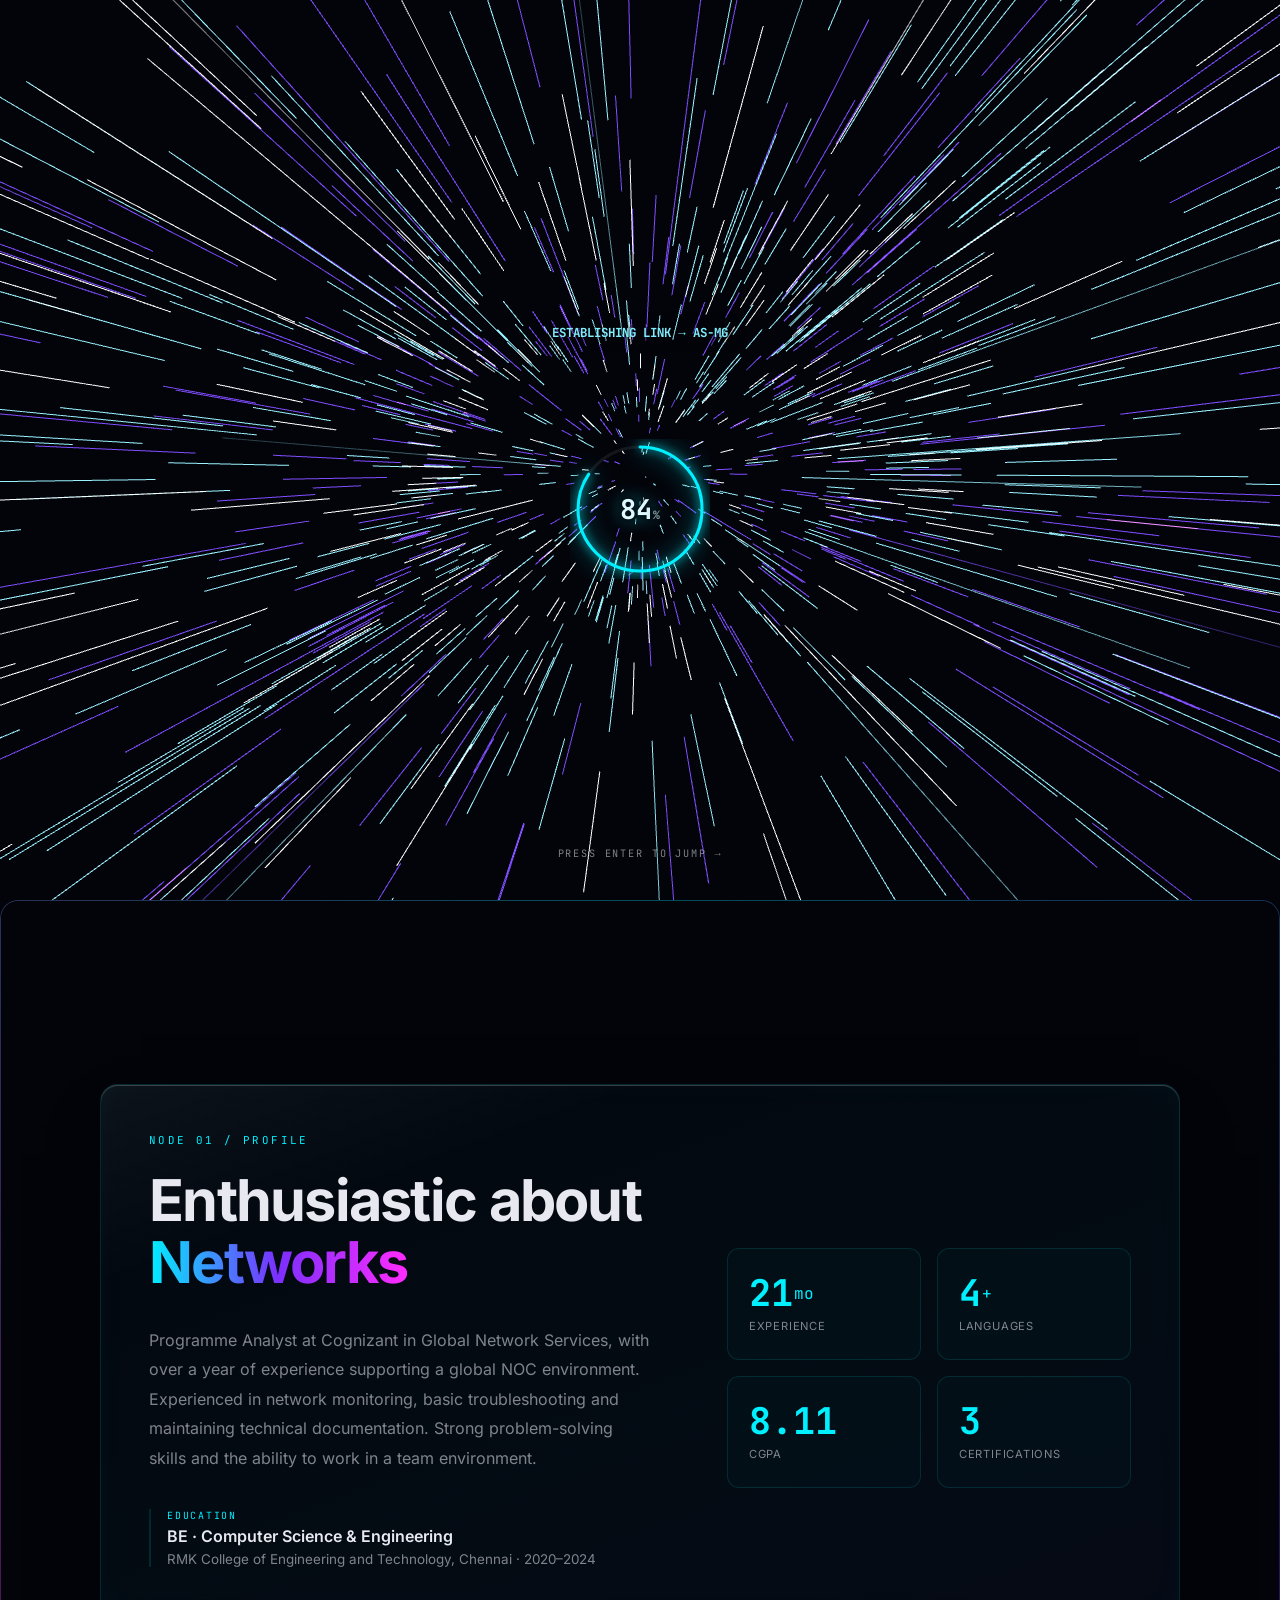
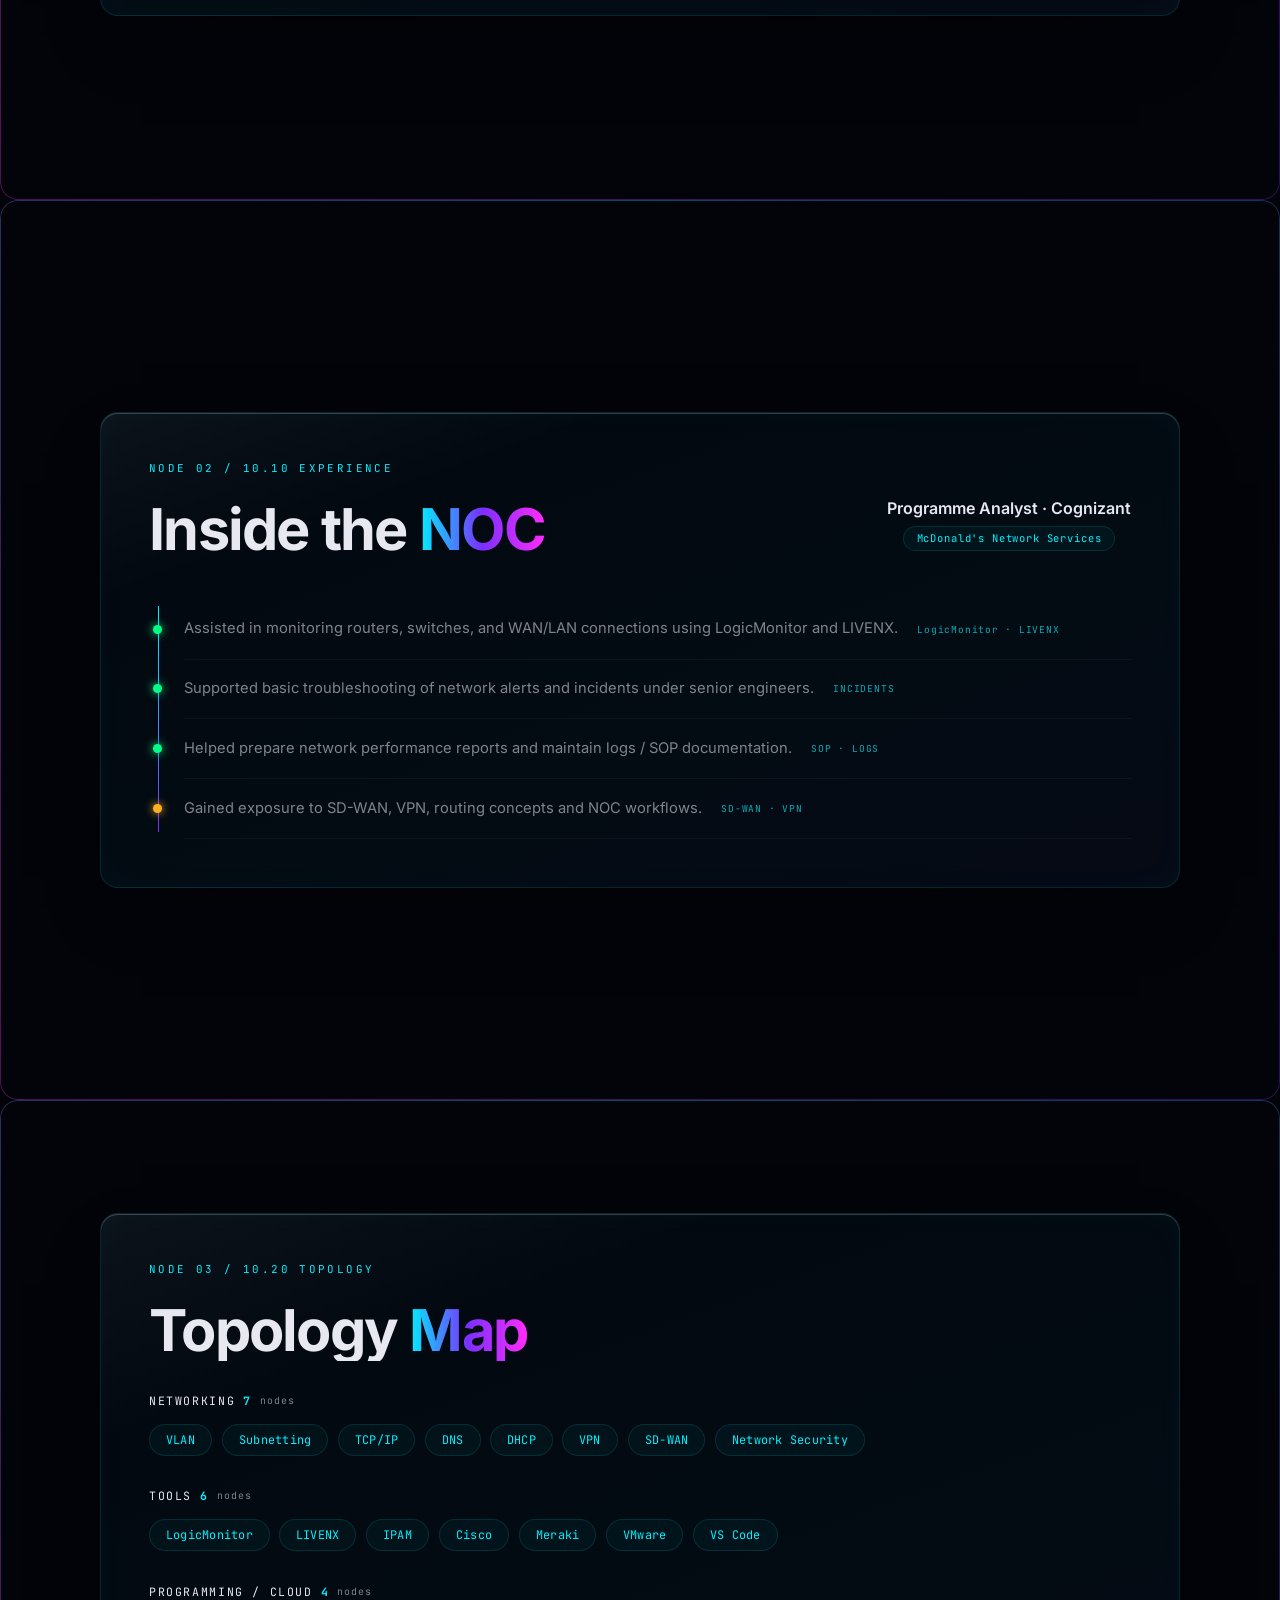
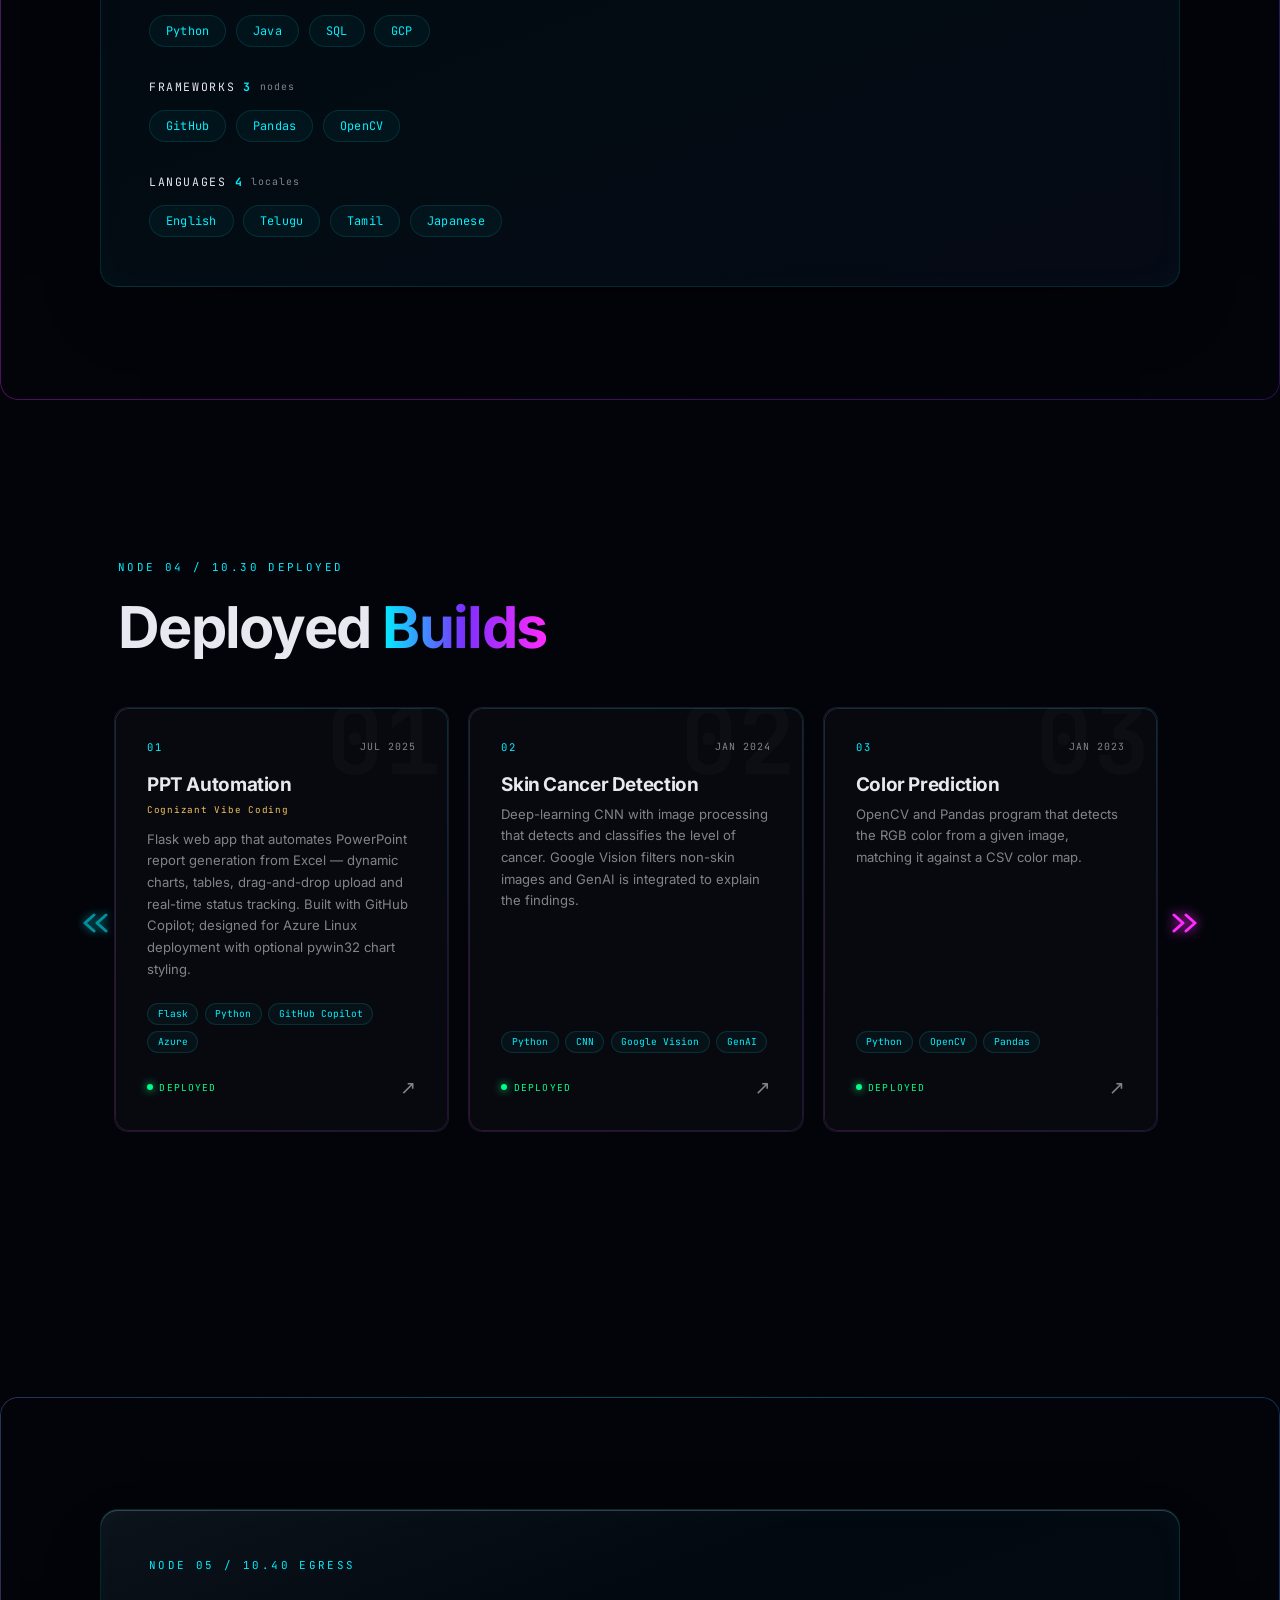
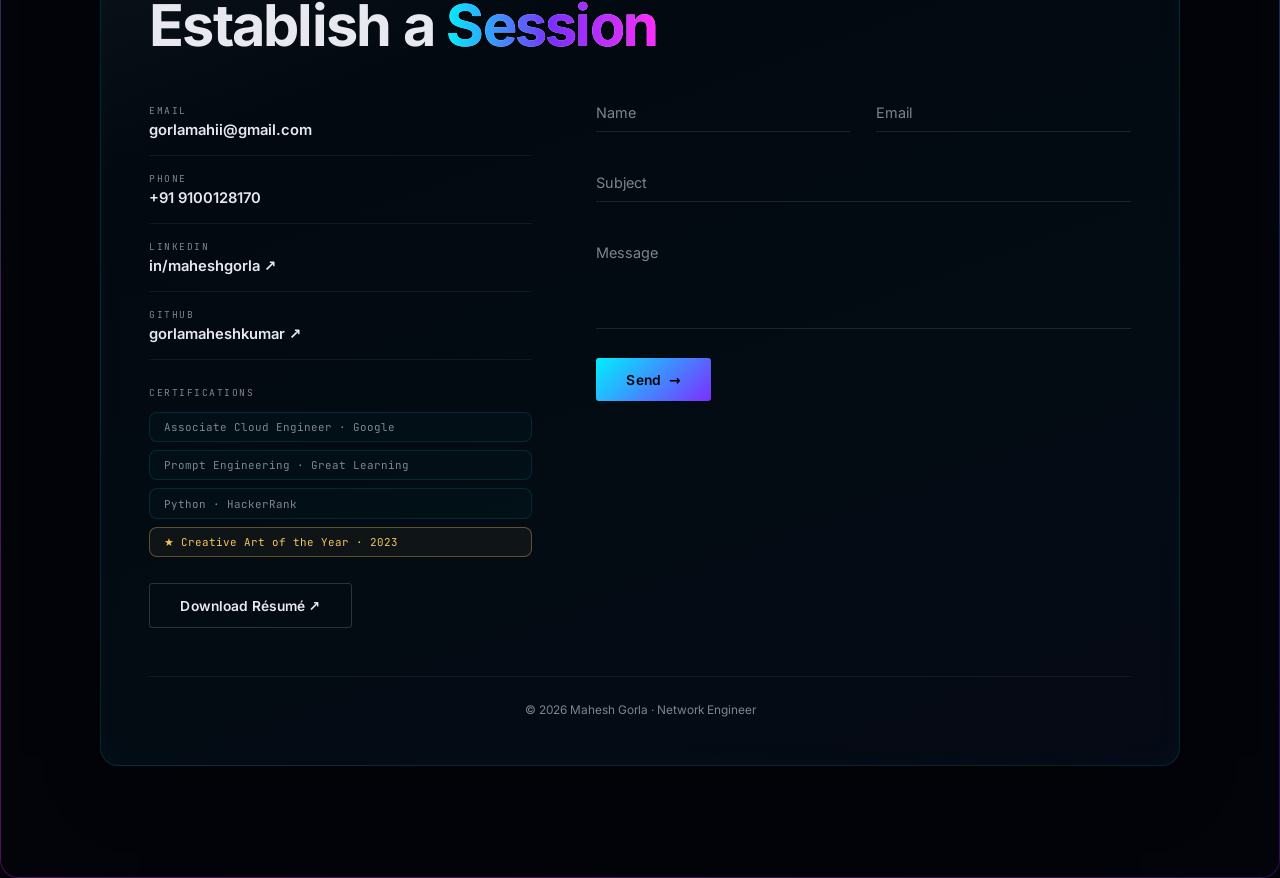
<file: index.html>
<!DOCTYPE html>
<html lang="en">

<head>
  <meta charset="UTF-8" />
  <meta name="viewport" content="width=device-width, initial-scale=1.0" />
  <title>Mahesh Gorla — Programme Analyst</title>
  <meta name="description"
    content="Mahesh Gorla — Programme Analyst at Cognizant, Global Network Services. Monitoring, troubleshooting and automation. Built with Three.js." />
  <meta name="theme-color" content="#03040a" />
  <link rel="stylesheet" href="fonts.css" />
  <link rel="stylesheet" href="style.css" />
  <script src="three.min.js"></script>
</head>

<body>

  <!-- ── Preloader: warp jump + boot handshake ── -->
  <div id="preloader" role="status" aria-busy="true" aria-label="Loading">
    <canvas id="bolt" aria-hidden="true"></canvas>
    <div class="pl-center">
      <pre id="pl-log" aria-hidden="true"></pre>
      <div class="pl-ring">
        <svg viewBox="0 0 140 140" aria-hidden="true">
          <circle class="ring-track" cx="70" cy="70" r="62"></circle>
          <circle class="ring-prog" cx="70" cy="70" r="62"></circle>
        </svg>
        <div class="pl-pct"><span id="pl-num">0</span><i>%</i></div>
      </div>
    </div>
    <button type="button" class="pl-skip" id="pl-skip">press Enter to jump →</button>
  </div>

  <!-- ── GPU lattice ── -->
  <canvas id="c"></canvas>

  <!-- ── Scroll progress meridian ── -->
  <div id="meridian"><span id="meridian-fill"></span></div>

  <!-- ── Nav ── -->
  <nav id="nav">
    <a class="logo" href="#hero" aria-label="Home">MG<span>.</span></a>
    <ul class="links">
      <li><a href="#about">01 / Profile</a></li>
      <li><a href="#experience">02 / NOC</a></li>
      <li><a href="#skills">03 / Topology</a></li>
      <li><a href="#projects">04 / Builds</a></li>
      <li><a href="#contact">05 / Egress</a></li>
    </ul>
    <button id="burger" type="button" aria-label="Menu" aria-expanded="false"
      aria-controls="overlay"><span></span><span></span></button>
  </nav>

  <div id="overlay" class="overlay">
    <ul>
      <li><a href="#about">01 / Profile</a></li>
      <li><a href="#experience">02 / NOC</a></li>
      <li><a href="#skills">03 / Topology</a></li>
      <li><a href="#projects">04 / Builds</a></li>
      <li><a href="#contact">05 / Egress</a></li>
    </ul>
  </div>

  <!-- ════════ HERO / INGRESS ════════ -->
  <section id="hero" class="panel">
    <div class="hero-inner">
      <p class="eyebrow" data-fx>PROGRAMME ANALYST · GLOBAL NETWORK SERVICES</p>
      <h1>
        <span class="line" data-split>Mahesh</span>
        <span class="line grad" data-split>Gorla</span>
      </h1>
      <p class="sub" data-fx>Monitoring routers, switches &amp; WAN/LAN across a global network — <span
          id="hero-uptime">1y 2m</span> at Cognizant.</p>
      <div class="actions" data-fx>
        <a href="#experience" class="btn-p" data-mag>Trace the Route</a>
        <a href="Resume.pdf" target="_blank" rel="noopener noreferrer" class="btn-g" data-mag
          aria-label="Open résumé PDF (opens in new tab)">Resume <span class="arr" aria-hidden="true">↗</span></a>
      </div>
      <div class="hud" data-fx>
        <span class="led"></span> NODE&nbsp;AS-MG &nbsp;·&nbsp; STATUS&nbsp;<b>UP</b> &nbsp;·&nbsp; UPTIME&nbsp;<b
          id="hud-uptime">1y&nbsp;2m</b>
      </div>
    </div>
    <div class="scroll-cue" data-fx><span>scroll</span><i></i></div>
  </section>

  <!-- ════════ NODE 01 / PROFILE ════════ -->
  <section id="about" class="panel">
    <div class="glass wrap">
      <p class="label r">NODE 01 / PROFILE</p>
      <div class="about-grid">
        <div>
          <h2 class="r" data-h2>Enthusiastic about <em>Networks</em></h2>
          <p class="bio r">
            Programme Analyst at Cognizant in Global Network Services, with over a year of
            experience supporting a global NOC environment. Experienced in network monitoring,
            basic troubleshooting and maintaining technical documentation. Strong problem-solving
            skills and the ability to work in a team environment.
          </p>
          <div class="edu r">
            <span class="edu-k">EDUCATION</span>
            <strong>BE · Computer Science &amp; Engineering</strong>
            <span class="edu-v">RMK College of Engineering and Technology, Chennai · 2020–2024</span>
          </div>
        </div>
        <div class="stats r">
          <div class="sc"><span class="sn" id="stat-exp" data-n="14">0</span><sup>mo</sup>
            <p>Experience</p>
          </div>
          <div class="sc"><span class="sn" data-n="4">0</span><sup>+</sup>
            <p>Languages</p>
          </div>
          <div class="sc"><span class="sn" data-n="8.25" data-dec="2">0</span>
            <p>CGPA</p>
          </div>
          <div class="sc"><span class="sn" data-n="3">0</span>
            <p>Certifications</p>
          </div>
        </div>
      </div>
    </div>
  </section>

  <!-- ════════ NODE 02 / EXPERIENCE / THE NOC ════════ -->
  <section id="experience" class="panel">
    <div class="glass wrap">
      <p class="label r">NODE 02 / 10.10 EXPERIENCE</p>
      <div class="exp-head r">
        <h2 data-h2>Inside the <em>NOC</em></h2>
        <div class="exp-role">
          <strong>Programme Analyst · Cognizant</strong>
          <span class="client-chip">McDonald's Network Services</span>
        </div>
      </div>
      <div class="feed">
        <div class="feed-spine"></div>
        <div class="feed-row r">
          <span class="led-box"><span class="led2"></span></span>
          <p>Assisted in monitoring routers, switches, and WAN/LAN connections using LogicMonitor and LIVENX.</p>
          <span class="feed-tag">LogicMonitor · LIVENX</span>
        </div>
        <div class="feed-row r">
          <span class="led-box"><span class="led2"></span></span>
          <p>Supported basic troubleshooting of network alerts and incidents under senior engineers.</p>
          <span class="feed-tag">INCIDENTS</span>
        </div>
        <div class="feed-row r">
          <span class="led-box"><span class="led2"></span></span>
          <p>Helped prepare network performance reports and maintain logs / SOP documentation.</p>
          <span class="feed-tag">SOP · LOGS</span>
        </div>
        <div class="feed-row r">
          <span class="led-box"><span class="led2"></span></span>
          <p>Gained exposure to SD-WAN, VPN, routing concepts and NOC workflows.</p>
          <span class="feed-tag">SD-WAN · VPN</span>
        </div>
      </div>
    </div>
  </section>

  <!-- ════════ NODE 03 / SKILLS / TOPOLOGY ════════ -->
  <section id="skills" class="panel">
    <div class="glass wrap">
      <p class="label r">NODE 03 / 10.20 TOPOLOGY</p>
      <h2 class="r" data-h2>Topology <em>Map</em></h2>
      <div class="clusters">
        <div class="cluster r">
          <div class="cl-head">NETWORKING <span class="cl-count" data-n="8">0</span><i>nodes</i></div>
          <div class="chips">
            <span data-mag>VLAN</span><span data-mag>Subnetting</span><span data-mag>TCP/IP</span><span
              data-mag>DNS</span>
            <span data-mag>DHCP</span><span data-mag>VPN</span><span data-mag>SD-WAN</span><span data-mag>Network
              Security</span>
          </div>
        </div>
        <div class="cluster r">
          <div class="cl-head">TOOLS <span class="cl-count" data-n="7">0</span><i>nodes</i></div>
          <div class="chips">
            <span data-mag>LogicMonitor</span><span data-mag>LIVENX</span><span data-mag>IPAM</span><span
              data-mag>Cisco</span>
            <span data-mag>Meraki</span><span data-mag>VMware</span><span data-mag>VS Code</span>
          </div>
        </div>
        <div class="cluster r">
          <div class="cl-head">PROGRAMMING / CLOUD <span class="cl-count" data-n="4">0</span><i>nodes</i></div>
          <div class="chips">
            <span data-mag>Python</span><span data-mag>Java</span><span data-mag>SQL</span><span data-mag>GCP</span>
          </div>
        </div>
        <div class="cluster r">
          <div class="cl-head">FRAMEWORKS <span class="cl-count" data-n="3">0</span><i>nodes</i></div>
          <div class="chips">
            <span data-mag>GitHub</span><span data-mag>Pandas</span><span data-mag>OpenCV</span>
          </div>
        </div>
        <div class="cluster r">
          <div class="cl-head">LANGUAGES <span class="cl-count" data-n="4">0</span><i>locales</i></div>
          <div class="chips">
            <span data-mag>English</span><span data-mag>Telugu</span><span data-mag>Tamil</span><span
              data-mag>Japanese</span>
          </div>
        </div>
      </div>
    </div>
  </section>

  <!-- ════════ NODE 04 / PROJECTS / DEPLOYED ════════ -->
  <section id="projects" class="panel">
    <div class="wrap">
      <p class="label r">NODE 04 / 10.30 DEPLOYED</p>
      <h2 class="r" data-h2>Deployed <em>Builds</em></h2>
      <div class="proj-carousel">
        <button class="proj-nav prev" type="button" aria-label="Previous projects"><svg class="nav-arrow"
            viewBox="0 0 34 24" aria-hidden="true">
            <path d="M15 4 L6 12 L15 20" />
            <path d="M27 4 L18 12 L27 20" />
          </svg></button>
        <button class="proj-nav next" type="button" aria-label="More projects"><svg class="nav-arrow"
            viewBox="0 0 34 24" aria-hidden="true">
            <path d="M7 4 L16 12 L7 20" />
            <path d="M19 4 L28 12 L19 20" />
          </svg></button>
        <div class="proj-scroller" role="region" aria-label="Projects — scroll horizontally to see more" tabindex="0">

          <div class="proj-slide">
            <a href="https://github.com/gorlamaheshkumar" target="_blank" rel="noopener noreferrer" class="pcard r"
              data-tilt>
              <div class="pc-media" aria-hidden="true"><svg class="pc-anim pc-anim--ppt" viewBox="0 0 360 440"
                  preserveAspectRatio="xMidYMid slice" xmlns="http://www.w3.org/2000/svg" aria-hidden="true">
                  <defs>
                    <linearGradient id="ppt-grad" x1="0" y1="0" x2="1" y2="1">
                      <stop offset="0" stop-color="#00f0ff" />
                      <stop offset="1" stop-color="#7b2fff" />
                    </linearGradient>
                  </defs>
                  <g stroke="#00f0ff" stroke-width="1" fill="none" stroke-opacity=".35">
                    <rect x="26" y="150" width="78" height="104" rx="3" />
                    <line x1="26" y1="176" x2="104" y2="176" />
                    <line x1="26" y1="202" x2="104" y2="202" />
                    <line x1="26" y1="228" x2="104" y2="228" />
                    <line x1="52" y1="150" x2="52" y2="254" />
                    <line x1="78" y1="150" x2="78" y2="254" />
                  </g>
                  <g fill="#00f0ff">
                    <rect class="anim" x="28" y="152" width="22" height="22" rx="2" fill-opacity=".15"
                      style="animation:ppt-cell 3.6s ease-in-out infinite" />
                    <rect class="anim" x="54" y="178" width="22" height="22" rx="2" fill-opacity=".15"
                      style="animation:ppt-cell 3.6s ease-in-out infinite .6s" />
                    <rect class="anim" x="80" y="204" width="22" height="22" rx="2" fill-opacity=".15"
                      style="animation:ppt-cell 3.6s ease-in-out infinite 1.2s" />
                    <rect class="anim" x="28" y="230" width="22" height="22" rx="2" fill-opacity=".15"
                      style="animation:ppt-cell 3.6s ease-in-out infinite 1.8s" />
                  </g>
                  <circle class="anim" cx="0" cy="0" r="2.6" fill="#ff2bff"
                    style="animation:ppt-flow 3.6s linear infinite" />
                  <circle class="anim" cx="0" cy="0" r="2.6" fill="#00f0ff"
                    style="animation:ppt-flow 3.6s linear infinite 1.8s" />
                  <g>
                    <line x1="150" y1="262" x2="226" y2="262" stroke="#7b2fff" stroke-width="1" stroke-opacity=".4" />
                    <rect class="anim" x="152" y="200" width="14" height="62" rx="2" fill="url(#ppt-grad)"
                      fill-opacity=".45"
                      style="transform-box:fill-box;transform-origin:bottom;animation:ppt-bar 3.4s ease-in-out infinite" />
                    <rect class="anim" x="172" y="200" width="14" height="62" rx="2" fill="url(#ppt-grad)"
                      fill-opacity=".45"
                      style="transform-box:fill-box;transform-origin:bottom;animation:ppt-bar 3.4s ease-in-out infinite .4s" />
                    <rect class="anim" x="192" y="200" width="14" height="62" rx="2" fill="url(#ppt-grad)"
                      fill-opacity=".45"
                      style="transform-box:fill-box;transform-origin:bottom;animation:ppt-bar 3.4s ease-in-out infinite .8s" />
                    <rect class="anim" x="212" y="200" width="14" height="62" rx="2" fill="url(#ppt-grad)"
                      fill-opacity=".45"
                      style="transform-box:fill-box;transform-origin:bottom;animation:ppt-bar 3.4s ease-in-out infinite 1.2s" />
                  </g>
                  <g transform="translate(188 120)">
                    <circle r="30" fill="none" stroke="#7b2fff" stroke-width="9" stroke-opacity=".18" />
                    <circle class="anim" r="30" fill="none" stroke="#7b2fff" stroke-width="9" stroke-linecap="round"
                      stroke-dasharray="188.5" stroke-dashoffset="141" transform="rotate(-90)"
                      style="transform-box:fill-box;transform-origin:center;animation:ppt-donut 4s ease-in-out infinite" />
                    <circle class="anim" r="14" fill="#ff2bff" fill-opacity=".0"
                      style="transform-box:fill-box;transform-origin:center;animation:ppt-pulse 4s ease-in-out infinite" />
                  </g>
                  <g fill="none" stroke="url(#ppt-grad)" stroke-width="1.4">
                    <rect class="anim" x="252" y="150" width="80" height="56" rx="5" stroke-opacity=".5"
                      style="transform-box:fill-box;transform-origin:left center;animation:ppt-slide 3.6s ease-in-out infinite" />
                    <rect class="anim" x="252" y="216" width="80" height="56" rx="5" stroke-opacity=".5"
                      style="transform-box:fill-box;transform-origin:left center;animation:ppt-slide 3.6s ease-in-out infinite .5s" />
                  </g>
                  <g fill="#00ff88">
                    <rect class="anim" x="260" y="158" width="36" height="5" rx="2.5" fill-opacity=".6"
                      style="animation:ppt-line 3.6s ease-in-out infinite .2s" />
                    <rect class="anim" x="260" y="224" width="36" height="5" rx="2.5" fill-opacity=".6"
                      style="animation:ppt-line 3.6s ease-in-out infinite .7s" />
                  </g>
                </svg></div>
              <span class="pc-watermark">01</span>
              <div class="pc-top"><span class="pc-num">01</span><span class="pc-date">JUL 2025</span></div>
              <h3>PPT Automation</h3>
              <span class="pc-flag">Cognizant Vibe Coding</span>
              <p>Flask web app that automates PowerPoint report generation from Excel — dynamic charts, tables,
                drag-and-drop upload and real-time status tracking. Built with GitHub Copilot; designed for Azure Linux
                deployment with optional pywin32 chart styling.</p>
              <div class="pc-tech"><span>Flask</span><span>Python</span><span>GitHub Copilot</span><span>Azure</span>
              </div>
              <div class="pc-foot"><span class="pc-status"><i></i> DEPLOYED</span><span class="pc-arrow"
                  aria-hidden="true">↗</span></div>
            </a>
          </div>

          <div class="proj-slide">
            <a href="https://github.com/gorlamaheshkumar" target="_blank" rel="noopener noreferrer" class="pcard r"
              data-tilt>
              <div class="pc-media" aria-hidden="true"><svg class="pc-anim pc-anim--skin" viewBox="0 0 360 440"
                  preserveAspectRatio="xMidYMid slice" xmlns="http://www.w3.org/2000/svg" aria-hidden="true">
                  <defs>
                    <radialGradient id="skin-lesion" cx="50%" cy="50%" r="50%">
                      <stop offset="0%" stop-color="#ff2bff" stop-opacity="0.55" />
                      <stop offset="55%" stop-color="#7b2fff" stop-opacity="0.3" />
                      <stop offset="100%" stop-color="#7b2fff" stop-opacity="0" />
                    </radialGradient>
                    <linearGradient id="skin-scan" x1="0" y1="0" x2="0" y2="1">
                      <stop offset="0%" stop-color="#00f0ff" stop-opacity="0" />
                      <stop offset="50%" stop-color="#00f0ff" stop-opacity="0.9" />
                      <stop offset="100%" stop-color="#00f0ff" stop-opacity="0" />
                    </linearGradient>
                    <clipPath id="skin-lensclip">
                      <circle cx="180" cy="200" r="110" />
                    </clipPath>
                  </defs>
                  <g clip-path="url(#skin-lensclip)">
                    <ellipse class="anim" cx="180" cy="200" rx="62" ry="50" fill="url(#skin-lesion)"
                      style="transform-box:fill-box;transform-origin:center;animation:skin-pulse 4.5s ease-in-out infinite" />
                    <path class="anim"
                      d="M150 175 q20 -22 40 -6 q26 12 14 38 q-10 26 -42 18 q-30 -8 -22 -34 q4 -10 10 -16 z" fill="none"
                      stroke="#ff2bff" stroke-width="1.4" stroke-opacity="0.5"
                      style="transform-box:fill-box;transform-origin:center;animation:skin-pulse 4.5s ease-in-out infinite" />
                    <rect class="anim" x="70" y="90" width="220" height="6" fill="url(#skin-scan)"
                      style="animation:skin-sweep 3.6s linear infinite" />
                  </g>
                  <circle class="anim" cx="180" cy="200" r="110" fill="none" stroke="#00f0ff" stroke-width="1.4"
                    stroke-opacity="0.55" stroke-dasharray="10 8"
                    style="transform-box:fill-box;transform-origin:center;animation:skin-spin 14s linear infinite" />
                  <circle class="anim" cx="180" cy="200" r="92" fill="none" stroke="#00f0ff" stroke-width="0.9"
                    stroke-opacity="0.3" stroke-dasharray="4 10"
                    style="transform-box:fill-box;transform-origin:center;animation:skin-spinr 11s linear infinite" />
                  <circle class="anim" cx="180" cy="200" r="74" fill="none" stroke="#00f0ff" stroke-width="0.8"
                    stroke-opacity="0.22"
                    style="transform-box:fill-box;transform-origin:center;animation:skin-breathe 4.5s ease-in-out infinite" />
                  <path class="anim" d="M118 140 h-18 v18 M242 140 h18 v18 M118 260 h-18 v-18 M242 260 h18 v-18"
                    fill="none" stroke="#00ff88" stroke-width="2" stroke-opacity="0.85" stroke-linecap="round"
                    style="transform-box:fill-box;transform-origin:center;animation:skin-lock 3.6s ease-in-out infinite" />
                  <rect x="100" y="332" width="160" height="6" rx="3" fill="#00ff88" fill-opacity="0.14" />
                  <rect class="anim" x="100" y="332" width="160" height="6" rx="3" fill="#00ff88" fill-opacity="0.7"
                    style="transform-box:fill-box;transform-origin:left center;animation:skin-fill 3.6s ease-in-out infinite" />
                  <path d="M104 372 H256" stroke="#7b2fff" stroke-width="1" stroke-opacity="0.4" />
                  <circle class="anim" cx="104" cy="372" r="5" fill="#00f0ff"
                    style="transform-box:fill-box;transform-origin:center;animation:skin-node 2.4s ease-in-out infinite" />
                  <circle class="anim" cx="142" cy="372" r="5" fill="#00f0ff"
                    style="transform-box:fill-box;transform-origin:center;animation:skin-node 2.4s ease-in-out infinite -0.4s" />
                  <circle class="anim" cx="180" cy="372" r="5" fill="#00f0ff"
                    style="transform-box:fill-box;transform-origin:center;animation:skin-node 2.4s ease-in-out infinite -0.8s" />
                  <circle class="anim" cx="218" cy="372" r="5" fill="#00f0ff"
                    style="transform-box:fill-box;transform-origin:center;animation:skin-node 2.4s ease-in-out infinite -1.2s" />
                  <circle class="anim" cx="256" cy="372" r="5" fill="#00f0ff"
                    style="transform-box:fill-box;transform-origin:center;animation:skin-node 2.4s ease-in-out infinite -1.6s" />
                </svg></div>
              <span class="pc-watermark">02</span>
              <div class="pc-top"><span class="pc-num">02</span><span class="pc-date">JAN 2024</span></div>
              <h3>Skin Cancer Detection</h3>
              <p>Deep-learning CNN with image processing that detects and classifies the level of cancer. Google Vision
                filters non-skin images and GenAI is integrated to explain the findings.</p>
              <div class="pc-tech"><span>Python</span><span>CNN</span><span>Google Vision</span><span>GenAI</span></div>
              <div class="pc-foot"><span class="pc-status"><i></i> DEPLOYED</span><span class="pc-arrow"
                  aria-hidden="true">↗</span></div>
            </a>
          </div>

          <div class="proj-slide">
            <a href="https://github.com/gorlamaheshkumar" target="_blank" rel="noopener noreferrer" class="pcard r"
              data-tilt>
              <div class="pc-media" aria-hidden="true"><svg class="pc-anim pc-anim--clr" viewBox="0 0 360 440"
                  preserveAspectRatio="xMidYMid slice" xmlns="http://www.w3.org/2000/svg" aria-hidden="true">
                  <defs>
                    <radialGradient id="clr-pin" cx="50%" cy="50%" r="50%">
                      <stop offset="0%" stop-color="#00f0ff" stop-opacity="0.9" />
                      <stop offset="100%" stop-color="#00f0ff" stop-opacity="0" />
                    </radialGradient>
                  </defs>
                  <g opacity="0.32">
                    <rect class="anim" x="20" y="40" width="150" height="150" rx="6" fill="#00f0ff" fill-opacity="0.35"
                      style="animation:clr-hueA 5s ease-in-out infinite;transform-box:fill-box;transform-origin:center" />
                    <rect class="anim" x="190" y="40" width="150" height="150" rx="6" fill="#7b2fff" fill-opacity="0.35"
                      style="animation:clr-hueB 5s ease-in-out infinite;transform-box:fill-box;transform-origin:center" />
                    <rect class="anim" x="20" y="210" width="150" height="150" rx="6" fill="#ff2bff" fill-opacity="0.35"
                      style="animation:clr-hueC 5s ease-in-out infinite;transform-box:fill-box;transform-origin:center" />
                    <rect class="anim" x="190" y="210" width="150" height="150" rx="6" fill="#00ff88"
                      fill-opacity="0.35"
                      style="animation:clr-hueD 5s ease-in-out infinite;transform-box:fill-box;transform-origin:center" />
                  </g>
                  <g class="anim" style="animation:clr-drift 5s cubic-bezier(.6,0,.4,1) infinite">
                    <circle class="anim" cx="0" cy="0" r="34" fill="url(#clr-pin)"
                      style="animation:clr-pop 5s ease-out infinite;transform-box:fill-box;transform-origin:center" />
                    <circle class="anim" cx="0" cy="0" r="16" fill="none" stroke="#00f0ff" stroke-width="2.5"
                      style="animation:clr-ring 5s ease-out infinite;transform-box:fill-box;transform-origin:center" />
                    <g stroke="#00f0ff" stroke-width="1.5">
                      <circle cx="0" cy="0" r="9" fill="none" />
                      <line x1="-20" y1="0" x2="-11" y2="0" />
                      <line x1="11" y1="0" x2="20" y2="0" />
                      <line x1="0" y1="-20" x2="0" y2="-11" />
                      <line x1="0" y1="11" x2="0" y2="20" />
                    </g>
                  </g>
                  <g transform="translate(28,392)">
                    <rect class="anim" x="0" y="0" width="120" height="8" rx="4" fill="#ff2bff" fill-opacity="0.85"
                      style="animation:clr-barR 5s ease-in-out infinite;transform-box:fill-box;transform-origin:left center" />
                    <rect class="anim" x="0" y="14" width="120" height="8" rx="4" fill="#00ff88" fill-opacity="0.85"
                      style="animation:clr-barG 5s ease-in-out infinite;transform-box:fill-box;transform-origin:left center" />
                    <rect class="anim" x="0" y="28" width="120" height="8" rx="4" fill="#00f0ff" fill-opacity="0.85"
                      style="animation:clr-barB 5s ease-in-out infinite;transform-box:fill-box;transform-origin:left center" />
                  </g>
                </svg></div>
              <span class="pc-watermark">03</span>
              <div class="pc-top"><span class="pc-num">03</span><span class="pc-date">JAN 2023</span></div>
              <h3>Color Prediction</h3>
              <p>OpenCV and Pandas program that detects the RGB color from a given image, matching it against a CSV
                color map.</p>
              <div class="pc-tech"><span>Python</span><span>OpenCV</span><span>Pandas</span></div>
              <div class="pc-foot"><span class="pc-status"><i></i> DEPLOYED</span><span class="pc-arrow"
                  aria-hidden="true">↗</span></div>
            </a>
          </div>

          <div class="proj-slide">
            <div class="pcard r is-private" data-tilt tabindex="0" role="group"
              aria-label="ServiceNow Auto-Monitor — private project (no public repository)">
              <div class="pc-media" aria-hidden="true"><svg class="pc-anim pc-anim--snow" viewBox="0 0 360 440"
                  preserveAspectRatio="xMidYMid slice" xmlns="http://www.w3.org/2000/svg" aria-hidden="true">
                  <defs>
                    <linearGradient id="snow-row" x1="0" y1="0" x2="1" y2="0">
                      <stop offset="0" stop-color="#00f0ff" stop-opacity="0.5" />
                      <stop offset="1" stop-color="#00f0ff" stop-opacity="0.12" />
                    </linearGradient>
                    <linearGradient id="snow-scan" x1="0" y1="0" x2="1" y2="0">
                      <stop offset="0" stop-color="#00f0ff" stop-opacity="0" />
                      <stop offset="50%" stop-color="#00f0ff" stop-opacity="0.5" />
                      <stop offset="100%" stop-color="#00f0ff" stop-opacity="0" />
                    </linearGradient>
                    <clipPath id="snow-clip">
                      <rect x="40" y="70" width="280" height="230" rx="6" />
                    </clipPath>
                  </defs>
                  <rect x="40" y="70" width="280" height="230" rx="6" fill="none" stroke="#00f0ff" stroke-width="1"
                    stroke-opacity="0.22" />
                  <circle class="anim" cx="58" cy="58" r="5" fill="#ff2bff"
                    style="transform-box:fill-box;transform-origin:center;animation:snow-live 1.6s ease-in-out infinite" />
                  <path d="M70 58 h26" stroke="#00ff88" stroke-width="2" stroke-opacity="0.5" stroke-linecap="round" />
                  <g clip-path="url(#snow-clip)">
                    <g class="anim" style="animation:snow-shift 4.5s cubic-bezier(.5,0,.2,1) infinite">
                      <g class="anim" style="animation:snow-new 4.5s cubic-bezier(.5,0,.2,1) infinite">
                        <rect x="52" y="80" width="256" height="30" rx="4" fill="url(#snow-row)" />
                        <rect x="52" y="80" width="256" height="30" rx="4" fill="none" stroke="#00f0ff"
                          stroke-width="0.8" stroke-opacity="0.4" />
                        <circle class="anim" cx="68" cy="95" r="5" fill="#ffb020"
                          style="transform-box:fill-box;transform-origin:center;animation:snow-led 4.5s ease-in-out infinite" />
                        <rect x="86" y="91" width="120" height="4" rx="2" fill="#00f0ff" fill-opacity="0.55" />
                        <rect x="86" y="99" width="70" height="3" rx="1.5" fill="#00f0ff" fill-opacity="0.3" />
                      </g>
                      <rect x="52" y="118" width="256" height="30" rx="4" fill="url(#snow-row)" />
                      <rect x="52" y="118" width="256" height="30" rx="4" fill="none" stroke="#00f0ff"
                        stroke-width="0.8" stroke-opacity="0.35" />
                      <circle class="anim" cx="68" cy="133" r="5" fill="#ffb020"
                        style="transform-box:fill-box;transform-origin:center;animation:snow-led 4.5s ease-in-out infinite .25s" />
                      <rect x="86" y="129" width="140" height="4" rx="2" fill="#00f0ff" fill-opacity="0.5" />
                      <rect x="86" y="137" width="60" height="3" rx="1.5" fill="#00f0ff" fill-opacity="0.28" />
                      <rect x="52" y="156" width="256" height="30" rx="4" fill="none" stroke="#ff2bff" stroke-width="1"
                        stroke-opacity="0.4" />
                      <rect x="52" y="156" width="256" height="30" rx="4" fill="#ff2bff" fill-opacity="0.08" />
                      <circle class="anim" cx="68" cy="171" r="5" fill="#ff2bff"
                        style="transform-box:fill-box;transform-origin:center;animation:snow-hot 4.5s ease-in-out infinite" />
                      <rect x="86" y="167" width="100" height="4" rx="2" fill="#ff2bff" fill-opacity="0.5" />
                      <rect x="86" y="175" width="130" height="3" rx="1.5" fill="#ff2bff" fill-opacity="0.28" />
                      <rect x="52" y="194" width="256" height="30" rx="4" fill="url(#snow-row)" />
                      <rect x="52" y="194" width="256" height="30" rx="4" fill="none" stroke="#00f0ff"
                        stroke-width="0.8" stroke-opacity="0.3" />
                      <circle class="anim" cx="68" cy="209" r="5" fill="#ffb020"
                        style="transform-box:fill-box;transform-origin:center;animation:snow-led 4.5s ease-in-out infinite .5s" />
                      <rect x="86" y="205" width="160" height="4" rx="2" fill="#00f0ff" fill-opacity="0.45" />
                      <rect x="86" y="213" width="80" height="3" rx="1.5" fill="#00f0ff" fill-opacity="0.25" />
                      <rect x="52" y="232" width="256" height="30" rx="4" fill="#00ff88" fill-opacity="0.06" />
                      <rect x="52" y="232" width="256" height="30" rx="4" fill="none" stroke="#00ff88"
                        stroke-width="0.8" stroke-opacity="0.32" />
                      <circle cx="68" cy="247" r="5" fill="#00ff88" fill-opacity="0.7" />
                      <rect x="86" y="243" width="120" height="4" rx="2" fill="#00ff88" fill-opacity="0.4" />
                      <rect x="86" y="251" width="50" height="3" rx="1.5" fill="#00ff88" fill-opacity="0.22" />
                      <rect x="52" y="270" width="256" height="30" rx="4" fill="#00ff88" fill-opacity="0.05" />
                      <rect x="52" y="270" width="256" height="30" rx="4" fill="none" stroke="#00ff88"
                        stroke-width="0.8" stroke-opacity="0.28" />
                      <circle cx="68" cy="285" r="5" fill="#00ff88" fill-opacity="0.6" />
                      <rect x="86" y="281" width="90" height="4" rx="2" fill="#00ff88" fill-opacity="0.35" />
                    </g>
                    <rect class="anim" x="40" y="70" width="280" height="14" fill="url(#snow-scan)"
                      style="animation:snow-sweep 4.5s ease-in-out infinite" />
                  </g>
                  <g>
                    <rect x="40" y="316" width="280" height="86" rx="5" fill="#03040a" fill-opacity="0.45"
                      stroke="#7b2fff" stroke-width="1" stroke-opacity="0.3" />
                    <g class="anim" style="animation:snow-feed 4.5s linear infinite">
                      <rect x="52" y="328" width="56" height="4" rx="2" fill="#00f0ff" fill-opacity="0.55" />
                      <rect x="116" y="328" width="34" height="4" rx="2" fill="#00ff88" fill-opacity="0.55" />
                      <rect x="158" y="328" width="78" height="4" rx="2" fill="#00f0ff" fill-opacity="0.4" />
                      <rect x="52" y="342" width="40" height="4" rx="2" fill="#ffb020" fill-opacity="0.55" />
                      <rect x="100" y="342" width="90" height="4" rx="2" fill="#00f0ff" fill-opacity="0.45" />
                      <rect x="198" y="342" width="44" height="4" rx="2" fill="#00f0ff" fill-opacity="0.3" />
                      <rect x="52" y="356" width="70" height="4" rx="2" fill="#00f0ff" fill-opacity="0.5" />
                      <rect x="130" y="356" width="50" height="4" rx="2" fill="#ff2bff" fill-opacity="0.5" />
                      <rect x="52" y="370" width="48" height="4" rx="2" fill="#00ff88" fill-opacity="0.5" />
                      <rect x="108" y="370" width="100" height="4" rx="2" fill="#00f0ff" fill-opacity="0.4" />
                      <rect x="52" y="384" width="62" height="4" rx="2" fill="#00f0ff" fill-opacity="0.45" />
                      <rect x="122" y="384" width="38" height="4" rx="2" fill="#ffb020" fill-opacity="0.45" />
                    </g>
                    <rect x="40" y="316" width="280" height="16" fill="#03040a" fill-opacity="0.6" />
                    <rect class="anim" x="52" y="392" width="6" height="6" fill="#00ff88"
                      style="animation:snow-cursor 1.1s steps(1,end) infinite" />
                  </g>
                </svg></div>
              <span class="pc-watermark">04</span>
              <div class="pc-top"><span class="pc-num">04</span><span class="pc-date">PRIVATE</span></div>
              <h3>ServiceNow Auto-Monitor</h3>
              <span class="pc-flag">Network Ops · Automation</span>
              <p>Headless-Selenium ServiceNow monitor that flags new, reopened &amp; unassigned incidents and
                auto-applies actions (WIP, Pending Vendor / Tasks). Thread-safe logging to console &amp; file, plus a
                mobile-friendly live log viewer with an auto-rotating buffer.</p>
              <div class="pc-tech"><span>Python</span><span>Selenium</span><span>Threading</span><span>Live
                  Viewer</span></div>
              <div class="pc-foot"><span class="pc-status priv"><i></i> PRIVATE</span><span class="pc-lock"
                  aria-hidden="true"><svg viewBox="0 0 24 24" width="14" height="14" fill="none" stroke="currentColor"
                    stroke-width="2" stroke-linecap="round" stroke-linejoin="round">
                    <rect x="5" y="11" width="14" height="9" rx="2" />
                    <path d="M8 11V8a4 4 0 0 1 8 0v3" />
                  </svg></span></div>
            </div>
          </div>

          <div class="proj-slide">
            <a href="https://github.com/gorlamaheshkumar/Manga-Downloader" target="_blank" rel="noopener noreferrer"
              class="pcard r" data-tilt>
              <div class="pc-media" aria-hidden="true"><svg class="pc-anim pc-anim--manga" viewBox="0 0 360 440"
                  preserveAspectRatio="xMidYMid slice" xmlns="http://www.w3.org/2000/svg" aria-hidden="true">
                  <defs>
                    <linearGradient id="manga-bar" x1="0" y1="0" x2="1" y2="0">
                      <stop offset="0" stop-color="#00f0ff" />
                      <stop offset="1" stop-color="#7b2fff" />
                    </linearGradient>
                    <linearGradient id="manga-wash" x1="0" y1="0" x2="1" y2="1">
                      <stop offset="0" stop-color="#7b2fff" />
                      <stop offset="1" stop-color="#ff2bff" />
                    </linearGradient>
                  </defs>
                  <g stroke="#00f0ff" stroke-width="1.4" fill="none" stroke-opacity=".55">
                    <rect x="40" y="56" width="120" height="74" rx="4" />
                    <rect x="40" y="138" width="56" height="58" rx="4" />
                    <rect x="104" y="138" width="56" height="58" rx="4" />
                    <rect x="40" y="204" width="120" height="46" rx="4" />
                  </g>
                  <g fill="url(#manga-wash)">
                    <rect class="anim" x="40" y="56" width="120" height="74" rx="4" fill-opacity="0"
                      style="animation:manga-panel 4s ease-in-out infinite" />
                    <rect class="anim" x="40" y="138" width="56" height="58" rx="4" fill-opacity="0"
                      style="animation:manga-panel 4s ease-in-out infinite 1s" />
                    <rect class="anim" x="104" y="138" width="56" height="58" rx="4" fill-opacity="0"
                      style="animation:manga-panel 4s ease-in-out infinite 1.7s" />
                    <rect class="anim" x="40" y="204" width="120" height="46" rx="4" fill-opacity="0"
                      style="animation:manga-panel 4s ease-in-out infinite 2.4s" />
                  </g>
                  <g fill="#00f0ff">
                    <circle class="anim" cx="246" cy="0" r="3.2" style="animation:manga-drop 4s linear infinite" />
                    <circle class="anim" cx="262" cy="0" r="2.6" style="animation:manga-drop 4s linear infinite 1.1s" />
                    <circle class="anim" cx="230" cy="0" r="2.6" style="animation:manga-drop 4s linear infinite 2s" />
                    <circle class="anim" cx="254" cy="0" r="3" style="animation:manga-drop 4s linear infinite 2.8s" />
                  </g>
                  <path class="anim" d="M236 70 v18 M229 81 l7 7 7 -7" fill="none" stroke="#00ff88" stroke-width="2"
                    stroke-linecap="round" stroke-linejoin="round" stroke-opacity=".8"
                    style="transform-box:fill-box;transform-origin:center;animation:manga-glyph 4s ease-in-out infinite" />
                  <g fill="none" stroke="#00f0ff" stroke-width="1.4">
                    <rect class="anim" x="210" y="296" width="96" height="20" rx="3" fill="#03040a" fill-opacity=".5"
                      stroke-opacity=".7"
                      style="transform-box:fill-box;transform-origin:center;animation:manga-sheet 4s ease-out infinite" />
                    <rect class="anim" x="210" y="278" width="96" height="20" rx="3" fill="#03040a" fill-opacity=".5"
                      stroke-opacity=".7"
                      style="transform-box:fill-box;transform-origin:center;animation:manga-sheet 4s ease-out infinite 1s" />
                    <rect class="anim" x="210" y="260" width="96" height="20" rx="3" fill="#03040a" fill-opacity=".5"
                      stroke-opacity=".7"
                      style="transform-box:fill-box;transform-origin:center;animation:manga-sheet 4s ease-out infinite 2s" />
                    <rect class="anim" x="210" y="242" width="96" height="20" rx="3" fill="#03040a" fill-opacity=".5"
                      stroke-opacity=".7"
                      style="transform-box:fill-box;transform-origin:center;animation:manga-sheet 4s ease-out infinite 2.9s" />
                  </g>
                  <rect x="40" y="372" width="266" height="8" rx="4" fill="#7b2fff" fill-opacity=".16" />
                  <rect class="anim" x="40" y="372" width="266" height="8" rx="4" fill="url(#manga-bar)"
                    fill-opacity=".85"
                    style="transform-box:fill-box;transform-origin:left center;animation:manga-prog 4s ease-in-out infinite" />
                </svg></div>
              <span class="pc-watermark">05</span>
              <div class="pc-top"><span class="pc-num">05</span><span class="pc-date">2024</span></div>
              <h3>Manga Downloader</h3>
              <span class="pc-flag">Personal Project</span>
              <p>Python tool that scrapes a manga source and downloads chapter pages as images, batching and packaging
                them for offline reading.</p>
              <div class="pc-tech"><span>Python</span><span>Requests</span><span>BeautifulSoup</span></div>
              <div class="pc-foot"><span class="pc-status"><i></i> DEPLOYED</span><span class="pc-arrow"
                  aria-hidden="true">↗</span></div>
            </a>
          </div>

        </div><!-- /proj-scroller -->
      </div><!-- /proj-carousel -->
      <div class="proj-foot r">
        <a href="https://github.com/gorlamaheshkumar" target="_blank" rel="noopener noreferrer" class="btn-g" data-mag
          aria-label="All builds on GitHub (opens in new tab)">All builds on GitHub →</a>
      </div>
    </div>
  </section>

  <!-- ════════ NODE 05 / EGRESS / CONTACT ════════ -->
  <section id="contact" class="panel">
    <div class="glass wrap">
      <p class="label r">NODE 05 / 10.40 EGRESS</p>
      <h2 class="r" data-h2>Establish a <em>Session</em></h2>
      <div class="contact-grid">
        <div class="c-info r">
          <button class="ci copy" data-copy="gorlamahii@gmail.com">
            <span>EMAIL</span><strong>gorlamahii@gmail.com</strong>
          </button>
          <button class="ci copy" data-copy="+91 9100128170">
            <span>PHONE</span><strong>+91 9100128170</strong>
          </button>
          <a class="ci" href="https://www.linkedin.com/in/maheshgorla" target="_blank" rel="noopener noreferrer"
            aria-label="LinkedIn profile (opens in new tab)">
            <span>LINKEDIN</span><strong>in/maheshgorla ↗</strong>
          </a>
          <a class="ci" href="https://github.com/gorlamaheshkumar" target="_blank" rel="noopener noreferrer"
            aria-label="GitHub profile (opens in new tab)">
            <span>GITHUB</span><strong>gorlamaheshkumar ↗</strong>
          </a>
          <div class="certs">
            <span class="certs-k">CERTIFICATIONS</span>
            <span class="cert-chip">Associate Cloud Engineer · Google</span>
            <span class="cert-chip">Prompt Engineering · Great Learning</span>
            <span class="cert-chip">Python · HackerRank</span>
            <span class="cert-chip gold" data-mag>★ Creative Art of the Year · 2023</span>
          </div>
          <a href="Resume.pdf" target="_blank" rel="noopener noreferrer" class="btn-g res-btn" data-mag
            aria-label="Download résumé PDF (opens in new tab)">Download Résumé ↗</a>
        </div>

        <form id="cf" class="r" action="https://script.google.com/macros/s/AKfycbxU-uJZA4x_t7w-1oqUhk3GLXb6X2E3lxXsFOXCIMkGXnXCvWh2yG9WPDAMAHbBE1Y/exec" method="POST">
          <div class="row2">
            <div class="fg"><input id="fn" name="name" type="text" placeholder=" " required /><label
                for="fn">Name</label><i></i>
            </div>
            <div class="fg"><input id="fe" name="email" type="email" placeholder=" " required /><label
                for="fe">Email</label><i></i>
            </div>
          </div>
          <div class="fg"><input id="fs" name="subject" type="text" placeholder=" " required /><label
              for="fs">Subject</label><i></i>
          </div>
          <div class="fg"><textarea id="fm" name="message" rows="4" placeholder=" " required></textarea><label
              for="fm">Message</label><i></i></div>
          <button type="submit" class="btn-p sub-btn" data-mag><span>Send</span><span class="arr"
              aria-hidden="true">→</span></button>
          <p id="cf-status" class="sr-only" role="status" aria-live="polite"></p>
        </form>
      </div>
      <footer>
        <span>© 2026 Mahesh Gorla · Network Engineer</span>
      </footer>
    </div>
  </section>

  <!-- copy toast -->
  <div id="toast"></div>

  <script src="main.js?v=1.5"></script>
</body>

</html>
</file>
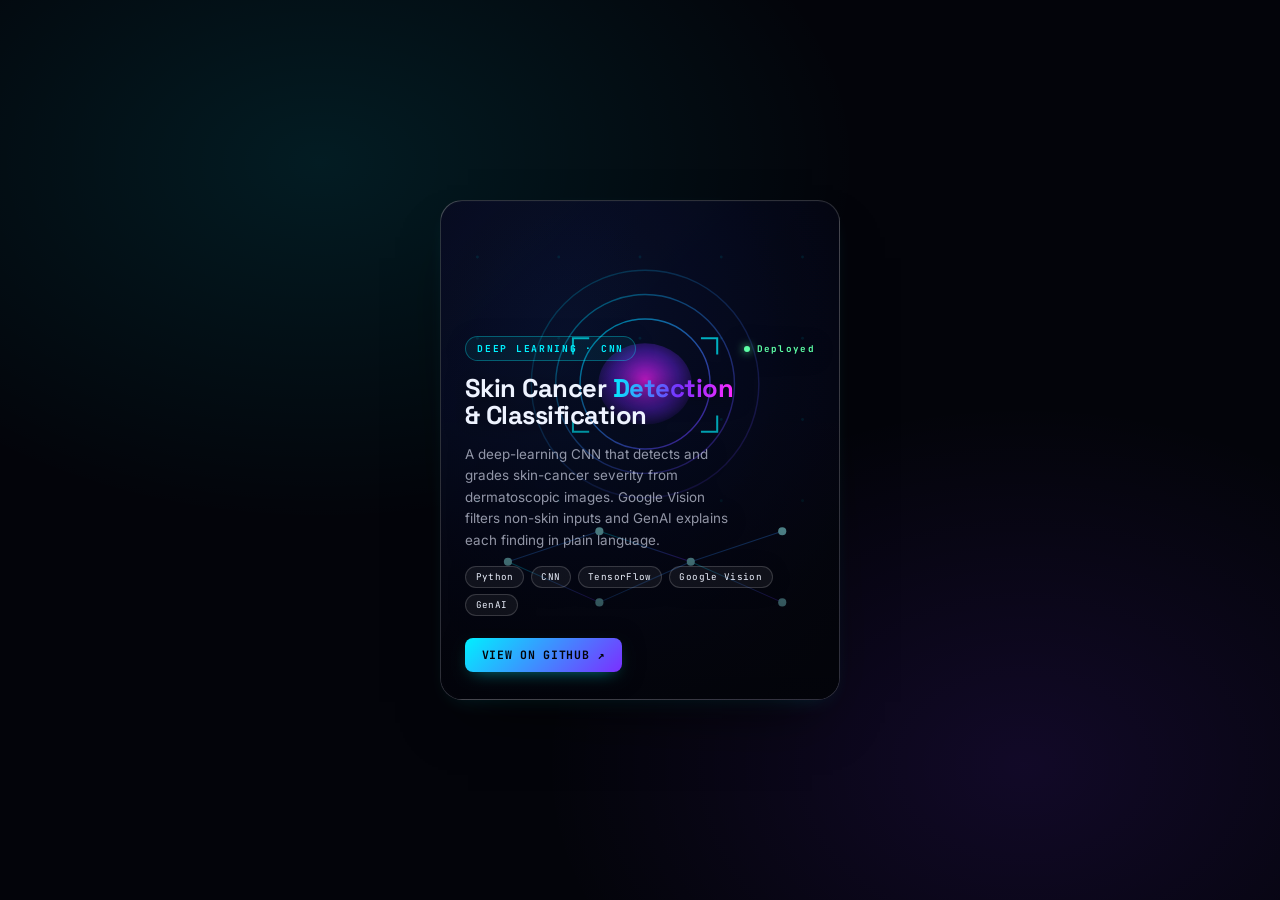
<file: gx-card.demo.html>
<!DOCTYPE html>
<html lang="en">
<head>
<meta charset="UTF-8"/>
<meta name="viewport" content="width=device-width, initial-scale=1.0"/>
<title>Glossy Card — Skin Cancer Detection (demo)</title>
<!-- Pull in your portfolio's local fonts so the demo matches the live site.
     (Safe to remove if you drop the card straight into index.html.) -->
<link rel="stylesheet" href="fonts.css"/>
<style>
/* ════════════════════════════════════════════════════════════════════
   DEMO PAGE CHROME (not part of the component — just to stage the card)
   ════════════════════════════════════════════════════════════════════ */
*{box-sizing:border-box;margin:0;padding:0}
body{
  min-height:100vh;display:grid;place-items:center;padding:4rem 1.5rem;
  /* a dark, faintly-lit backdrop so the frosted glass + backdrop-filter reads */
  background:
    radial-gradient(900px 600px at 25% 18%, rgba(0,240,255,.10), transparent 60%),
    radial-gradient(800px 600px at 80% 85%, rgba(123,47,255,.12), transparent 60%),
    #03040a;
  font-family:'Inter',system-ui,-apple-system,'Segoe UI',Arial,sans-serif;
}

/* ════════════════════════════════════════════════════════════════════
   ✦ GLOSSY PROJECT CARD — component styles (prefix .gx- to avoid clashes)
   Drop everything in this section into your style.css.
   ════════════════════════════════════════════════════════════════════ */
.gx-card{
  /* ---- design tokens (mirror your portfolio palette) ---- */
  --gx-c1:#00f0ff;            /* signal cyan   */
  --gx-c2:#7b2fff;            /* aggregation   */
  --gx-c3:#ff2bff;            /* terminus      */
  --gx-ink:#eef3ff;           /* primary text  */
  --gx-dim:rgba(232,238,255,.62);
  --gx-ease:cubic-bezier(.16,1,.3,1);   /* easeOutExpo — your --e1 */
  --gx-radius:22px;

  /* the spring writes these two; CSS just consumes them */
  --gx-mx:50%; --gx-my:50%;   /* cursor position for the follow-glow */

  position:relative;
  width:min(90vw,400px);
  aspect-ratio:4/5;                       /* portrait project card */
  border-radius:var(--gx-radius);
  overflow:hidden;                        /* keep media + sheen inside the glass */
  isolation:isolate;                      /* own stacking context for blend modes */
  cursor:pointer;
  transform:perspective(1000px);          /* JS spring appends rotateX/Y + scale */
  transform-style:preserve-3d;
  will-change:transform;

  /* ---- THE GLOSSY GLASS RECIPE ----
     1) diagonal white gradient = the glossy highlight
     2) a dark floor so text stays legible over any video/bg
     3) backdrop-filter blur = frosts whatever is behind the card (your lattice)
     4) 1px translucent-white border = simulated edge lighting
     5) layered shadow = depth + a faint cyan ambient glow                       */
  background:
    linear-gradient(135deg, rgba(255,255,255,.12), rgba(255,255,255,0) 42%),
    linear-gradient(rgba(8,10,22,.55), rgba(8,10,22,.72));
  backdrop-filter:blur(16px) saturate(140%);
  -webkit-backdrop-filter:blur(16px) saturate(140%);
  border:1px solid rgba(255,255,255,.16);
  box-shadow:
    0 1px 0 rgba(255,255,255,.22) inset,          /* top edge specular     */
    0 -1px 0 rgba(255,255,255,.04) inset,         /* bottom edge           */
    0 30px 60px -28px rgba(0,0,0,.85),            /* cast depth shadow     */
    0 8px 24px -16px rgba(0,240,255,.35);         /* faint cyan ambient    */
  transition:box-shadow .6s var(--gx-ease), border-color .6s var(--gx-ease);
}
.gx-card.is-hover{
  border-color:rgba(255,255,255,.28);
  box-shadow:
    0 1px 0 rgba(255,255,255,.30) inset,
    0 -1px 0 rgba(255,255,255,.05) inset,
    0 44px 90px -30px rgba(0,0,0,.9),
    0 10px 40px -14px rgba(0,240,255,.5);
}

/* ---- MEDIA LAYER: SVG poster (always on) + video (fades in on hover) ---- */
.gx-media{position:absolute;inset:0;z-index:0;overflow:hidden}
.gx-poster,
.gx-video{
  position:absolute;inset:0;width:100%;height:100%;
  object-fit:cover;display:block;
  transition:transform .9s var(--gx-ease), opacity .7s var(--gx-ease), filter .7s var(--gx-ease);
}
.gx-poster{opacity:.92;transform:scale(1.02);filter:saturate(115%)}
.gx-video{opacity:0;transform:scale(1.06)}          /* hidden + not playing by default */
.gx-card.is-hover .gx-poster{transform:scale(1.08);filter:saturate(130%) brightness(1.05)}
.gx-card.is-hover .gx-video {opacity:1;transform:scale(1.04)}   /* graceful fade-in */

/* legibility scrim — guarantees text contrast over any bright frame */
.gx-scrim{
  position:absolute;inset:0;z-index:1;pointer-events:none;
  background:linear-gradient(180deg, rgba(3,4,10,.10) 0%, rgba(3,4,10,.18) 42%, rgba(3,4,10,.86) 100%);
}

/* ---- ANIMATED GLOSS SHEEN (diagonal sweep on hover) ---- */
.gx-sheen{
  position:absolute;top:0;bottom:0;left:-65%;width:55%;z-index:3;pointer-events:none;
  background:linear-gradient(105deg, transparent 0%, rgba(255,255,255,.10) 42%, rgba(255,255,255,.45) 50%, rgba(255,255,255,.10) 58%, transparent 100%);
  transform:translateX(0) skewX(-14deg);opacity:0;
}
.gx-card.is-hover .gx-sheen{animation:gxSheen 1.05s var(--gx-ease) .05s}
@keyframes gxSheen{
  0%{transform:translateX(0) skewX(-14deg);opacity:0}
  14%{opacity:1}
  86%{opacity:1}
  100%{transform:translateX(330%) skewX(-14deg);opacity:0}
}

/* ---- CURSOR-FOLLOW GLOW ---- */
.gx-glow{
  position:absolute;inset:0;z-index:2;pointer-events:none;
  background:radial-gradient(220px circle at var(--gx-mx) var(--gx-my), rgba(0,240,255,.22), transparent 60%);
  opacity:0;transition:opacity .5s var(--gx-ease);mix-blend-mode:screen;
}
.gx-card.is-hover .gx-glow{opacity:1}

/* ---- CONTENT ---- */
.gx-content{
  position:absolute;inset:0;z-index:4;
  display:flex;flex-direction:column;justify-content:flex-end;
  gap:.85rem;padding:1.6rem 1.5rem 1.7rem;
  /* lift content slightly toward the viewer for a parallax feel */
  transform:translateZ(40px);
  /* subtle drop shadow on the whole block keeps text crisp over the media */
  filter:drop-shadow(0 2px 10px rgba(0,0,0,.55));
}
.gx-top{display:flex;align-items:center;justify-content:space-between;gap:1rem}
.gx-tag{
  font-family:'JetBrains Mono',ui-monospace,monospace;font-size:.6rem;font-weight:700;
  letter-spacing:.18em;text-transform:uppercase;color:var(--gx-c1);
  padding:.32rem .7rem;border:1px solid rgba(0,240,255,.32);border-radius:100px;
  background:rgba(0,240,255,.06);backdrop-filter:blur(4px);
}
.gx-status{
  font-family:'JetBrains Mono',ui-monospace,monospace;font-size:.58rem;font-weight:700;
  letter-spacing:.14em;color:#5dffa6;display:inline-flex;align-items:center;gap:.4rem;
}
.gx-status i{width:6px;height:6px;border-radius:50%;background:#5dffa6;box-shadow:0 0 8px #5dffa6;animation:gxBlink 2.2s infinite}
@keyframes gxBlink{0%,100%{opacity:1}50%{opacity:.35}}

.gx-title{
  font-family:'Space Grotesk','Inter',system-ui,sans-serif;
  font-size:1.6rem;font-weight:700;line-height:1.08;letter-spacing:-.02em;color:var(--gx-ink);
}
.gx-title em{
  font-style:normal;
  background:linear-gradient(95deg,var(--gx-c1),var(--gx-c2) 55%,var(--gx-c3));
  -webkit-background-clip:text;background-clip:text;-webkit-text-fill-color:transparent;
}
.gx-desc{font-size:.84rem;line-height:1.6;color:var(--gx-dim);max-width:34ch}

.gx-tech{display:flex;flex-wrap:wrap;gap:.4rem;margin-top:.1rem}
.gx-tech span{
  font-family:'JetBrains Mono',ui-monospace,monospace;font-size:.58rem;letter-spacing:.04em;
  padding:.24rem .6rem;border:1px solid rgba(255,255,255,.16);border-radius:100px;
  color:var(--gx-ink);background:rgba(255,255,255,.05)
}

.gx-link{
  align-self:flex-start;margin-top:.5rem;display:inline-flex;align-items:center;gap:.5rem;
  font-family:'JetBrains Mono',ui-monospace,monospace;font-size:.72rem;font-weight:700;
  letter-spacing:.06em;text-transform:uppercase;color:#03040a;text-decoration:none;
  padding:.6rem 1.05rem;border-radius:8px;
  background:linear-gradient(135deg,var(--gx-c1),var(--gx-c2));
  transition:transform .4s var(--gx-ease), box-shadow .4s var(--gx-ease);
  box-shadow:0 6px 18px -8px rgba(0,240,255,.6);
}
.gx-link span{transition:transform .4s var(--gx-ease)}
.gx-link:hover{transform:translateY(-2px);box-shadow:0 10px 26px -8px rgba(0,240,255,.8)}
.gx-link:hover span{transform:translate(3px,-3px)}
.gx-card :focus-visible{outline:2px solid var(--gx-c1);outline-offset:3px;border-radius:8px}

/* ════════════ ACCESSIBILITY: respect reduced-motion ════════════ */
@media (prefers-reduced-motion:reduce){
  .gx-card,.gx-poster,.gx-video,.gx-link,.gx-link span{transition:none!important}
  .gx-card.is-hover .gx-sheen{animation:none}
  .gx-status i{animation:none}
  .gx-card{transform:none!important}        /* JS also skips the tilt entirely */
  .gx-card.is-hover .gx-video{opacity:0}    /* no autoplay video for reduced-motion */
}
/* On touch devices: no hover → show the poster, keep it calm (saves data/battery) */
@media (hover:none),(pointer:coarse){
  .gx-card{backdrop-filter:none;-webkit-backdrop-filter:none;background:linear-gradient(rgba(8,10,22,.4),rgba(8,10,22,.72))}
  .gx-sheen,.gx-glow{display:none}
}
</style>
</head>
<body>

  <!-- ════════════════════════════════════════════════════════════════
       ✦ CARD MARKUP — drop this into your projects grid.
       Swap the <source> paths for your real video + delete the comment.
       ════════════════════════════════════════════════════════════════ -->
  <article class="gx-card" data-gx-tilt>

    <!-- MEDIA: SVG poster always visible; video fades in over it on hover -->
    <div class="gx-media">
      <!-- Beautiful AI/medical "thumbnail" rendered as inline SVG (zero assets,
           crisp at any size, themes with your palette). Replace with an <img>
           if you prefer a photo. -->
      <svg class="gx-poster" viewBox="0 0 400 500" preserveAspectRatio="xMidYMid slice" xmlns="http://www.w3.org/2000/svg" aria-hidden="true">
        <defs>
          <radialGradient id="gxBg" cx="32%" cy="28%" r="90%">
            <stop offset="0%" stop-color="#0a1430"/>
            <stop offset="55%" stop-color="#070a1c"/>
            <stop offset="100%" stop-color="#03040a"/>
          </radialGradient>
          <linearGradient id="gxStroke" x1="0" y1="0" x2="1" y2="1">
            <stop offset="0%" stop-color="#00f0ff"/>
            <stop offset="100%" stop-color="#7b2fff"/>
          </linearGradient>
          <radialGradient id="gxLesion" cx="50%" cy="45%" r="60%">
            <stop offset="0%" stop-color="#ff2bff" stop-opacity=".9"/>
            <stop offset="60%" stop-color="#7b2fff" stop-opacity=".5"/>
            <stop offset="100%" stop-color="#7b2fff" stop-opacity="0"/>
          </radialGradient>
        </defs>

        <rect width="400" height="500" fill="url(#gxBg)"/>

        <!-- faint dotted scan grid -->
        <g fill="#00f0ff" opacity=".10">
          <!-- generated grid of dots -->
          <g>
            <circle cx="40"  cy="60"  r="1.4"/><circle cx="120" cy="60"  r="1.4"/><circle cx="200" cy="60"  r="1.4"/><circle cx="280" cy="60"  r="1.4"/><circle cx="360" cy="60"  r="1.4"/>
            <circle cx="40"  cy="140" r="1.4"/><circle cx="120" cy="140" r="1.4"/><circle cx="200" cy="140" r="1.4"/><circle cx="280" cy="140" r="1.4"/><circle cx="360" cy="140" r="1.4"/>
            <circle cx="40"  cy="220" r="1.4"/><circle cx="120" cy="220" r="1.4"/><circle cx="200" cy="220" r="1.4"/><circle cx="280" cy="220" r="1.4"/><circle cx="360" cy="220" r="1.4"/>
            <circle cx="40"  cy="300" r="1.4"/><circle cx="120" cy="300" r="1.4"/><circle cx="200" cy="300" r="1.4"/><circle cx="280" cy="300" r="1.4"/><circle cx="360" cy="300" r="1.4"/>
          </g>
        </g>

        <!-- dermatoscope lens: concentric rings -->
        <g fill="none" stroke="url(#gxStroke)" stroke-width="1.4">
          <circle cx="205" cy="185" r="112" opacity=".25"/>
          <circle cx="205" cy="185" r="88"  opacity=".45"/>
          <circle cx="205" cy="185" r="64"  opacity=".7"/>
        </g>
        <!-- the classified lesion glow inside the lens -->
        <ellipse cx="205" cy="185" rx="46" ry="40" fill="url(#gxLesion)"/>
        <!-- classification bounding brackets -->
        <g stroke="#00f0ff" stroke-width="2" fill="none" opacity=".9">
          <path d="M150 140 h-16 v16"/><path d="M260 140 h16 v16"/>
          <path d="M150 232 h-16 v-16"/><path d="M260 232 h16 v-16"/>
        </g>

        <!-- neural-net nodes + links across the lower third -->
        <g stroke="url(#gxStroke)" stroke-width="1" opacity=".55">
          <line x1="70" y1="360" x2="160" y2="330"/><line x1="70" y1="360" x2="160" y2="400"/>
          <line x1="160" y1="330" x2="250" y2="360"/><line x1="160" y1="400" x2="250" y2="360"/>
          <line x1="250" y1="360" x2="340" y2="330"/><line x1="250" y1="360" x2="340" y2="400"/>
        </g>
        <g fill="#9ff7ff">
          <circle cx="70"  cy="360" r="4"/><circle cx="160" cy="330" r="4"/><circle cx="160" cy="400" r="4"/>
          <circle cx="250" cy="360" r="4"/><circle cx="340" cy="330" r="4"/><circle cx="340" cy="400" r="4"/>
        </g>
      </svg>

      <!-- LOOPING VIDEO — muted/loop/playsinline + preload="none" so it only
           downloads on first hover (perf). Add your own compressed clip:
           assets/skin-ai.webm (preferred) and .mp4 (H.264) fallback, < 5 MB. -->
      <video class="gx-video" muted loop playsinline preload="none" disablepictureinpicture aria-hidden="true">
        <source src="assets/skin-ai.webm" type="video/webm"/>
        <source src="assets/skin-ai.mp4"  type="video/mp4"/>
      </video>
    </div>

    <div class="gx-scrim" aria-hidden="true"></div>
    <span class="gx-sheen" aria-hidden="true"></span>
    <span class="gx-glow"  aria-hidden="true"></span>

    <div class="gx-content">
      <div class="gx-top">
        <span class="gx-tag">Deep Learning · CNN</span>
        <span class="gx-status"><i></i>Deployed</span>
      </div>
      <h3 class="gx-title">Skin Cancer <em>Detection</em><br/>&amp; Classification</h3>
      <p class="gx-desc">A deep-learning CNN that detects and grades skin-cancer severity from dermatoscopic images. Google Vision filters non-skin inputs and GenAI explains each finding in plain language.</p>
      <div class="gx-tech"><span>Python</span><span>CNN</span><span>TensorFlow</span><span>Google Vision</span><span>GenAI</span></div>
      <a class="gx-link" href="https://github.com/gorlamaheshkumar/Skin-Cancer-Detection-and-Classification-by-Using-Deep-Learning" target="_blank" rel="noopener noreferrer" aria-label="View Skin Cancer Detection on GitHub (opens in new tab)">
        View on GitHub <span aria-hidden="true">↗</span>
      </a>
    </div>
  </article>

<script>
/* ════════════════════════════════════════════════════════════════════
   ✦ GLOSSY CARD INTERACTION — vanilla JS, no libraries.
   - 3D tilt + scale driven by a real SPRING integrator (Framer-like settle)
   - cursor-follow glow
   - hover-only video play/pause with race-safe play() handling
   Drop this <script> into your site (or merge into main.js).
   ════════════════════════════════════════════════════════════════════ */
(function () {
  'use strict';

  var REDUCED = matchMedia('(prefers-reduced-motion: reduce)').matches;
  var TOUCH   = matchMedia('(hover: none), (pointer: coarse)').matches;

  document.querySelectorAll('[data-gx-tilt]').forEach(function (card) {
    var video = card.querySelector('.gx-video');

    /* ---- spring state ----
       cur = current value, vel = velocity, tgt = target.
       A classic damped spring: a = -k·(x−target) − c·v   (k=stiffness, c=damping)
       Underdamped (c < 2·√k) → a little overshoot before it settles = "liquid". */
    var K = 170, C = 20;                       // tuned: snappy with a soft bounce
    var cur = { rx: 0, ry: 0, s: 1 };
    var vel = { rx: 0, ry: 0, s: 0 };
    var tgt = { rx: 0, ry: 0, s: 1 };
    var raf = null, last = 0;

    function apply() {
      card.style.transform =
        'perspective(1000px) rotateX(' + cur.rx.toFixed(3) + 'deg) rotateY(' +
        cur.ry.toFixed(3) + 'deg) scale(' + cur.s.toFixed(4) + ')';
    }

    function tick(now) {
      var dt = last ? Math.min((now - last) / 1000, 0.05) : 0.016;  // clamp for stability
      last = now;
      var settled = true;
      ['rx', 'ry', 's'].forEach(function (key) {
        var accel = -K * (cur[key] - tgt[key]) - C * vel[key];
        vel[key] += accel * dt;
        cur[key] += vel[key] * dt;
        if (Math.abs(vel[key]) > 0.0015 || Math.abs(cur[key] - tgt[key]) > 0.0015) settled = false;
      });
      apply();
      if (settled) {                         // snap exactly to target and stop the loop (idle = 0 CPU)
        cur.rx = tgt.rx; cur.ry = tgt.ry; cur.s = tgt.s;
        apply(); raf = null; last = 0; return;
      }
      raf = requestAnimationFrame(tick);
    }
    function kick() { if (!raf) { last = 0; raf = requestAnimationFrame(tick); } }

    /* ---- hover-only video, race-safe ---- */
    function playVideo() {
      if (!video || REDUCED) return;
      var p = video.play();                  // returns a Promise in modern browsers
      if (p && p.catch) p.catch(function () {});  // swallow AbortError from a quick mouse-leave
    }
    function stopVideo() {
      if (!video) return;
      video.pause();                         // CSS fades opacity to 0; the frozen frame is hidden by then
    }

    /* ---- reduced-motion / touch: static, accessible, no JS motion ---- */
    if (REDUCED || TOUCH) return;

    card.addEventListener('mouseenter', function () {
      tgt.s = 1.045;
      card.classList.add('is-hover');
      playVideo();
      kick();
    });

    card.addEventListener('mousemove', function (e) {
      var r = card.getBoundingClientRect();
      var px = (e.clientX - r.left) / r.width  - 0.5;   // -0.5 … 0.5
      var py = (e.clientY - r.top)  / r.height - 0.5;
      tgt.ry =  px * 15;                                 // rotateY follows horizontal
      tgt.rx = -py * 15;                                 // rotateX follows vertical (inverted)
      card.style.setProperty('--gx-mx', (e.clientX - r.left) + 'px');
      card.style.setProperty('--gx-my', (e.clientY - r.top)  + 'px');
      kick();
    });

    card.addEventListener('mouseleave', function () {
      tgt.rx = 0; tgt.ry = 0; tgt.s = 1;                 // spring eases everything home
      card.classList.remove('is-hover');
      stopVideo();
      kick();
    });

    /* keyboard parity: focusing the link gives the same lift (no video, to be calm) */
    var link = card.querySelector('.gx-link');
    if (link) {
      link.addEventListener('focus', function () { tgt.s = 1.03; card.classList.add('is-hover'); kick(); });
      link.addEventListener('blur',  function () { tgt.s = 1; card.classList.remove('is-hover'); kick(); });
    }
  });
})();
</script>
</body>
</html>
</file>
<file: fonts.css>
/* ── Local fonts (no CDN dependency) ── */

/* Space Grotesk — display / headings */
@font-face{font-family:'Space Grotesk';font-style:normal;font-weight:300;font-display:swap;src:url('fonts/SpaceGrotesk-300.woff2') format('woff2')}
@font-face{font-family:'Space Grotesk';font-style:normal;font-weight:400;font-display:swap;src:url('fonts/SpaceGrotesk-400.woff2') format('woff2')}
@font-face{font-family:'Space Grotesk';font-style:normal;font-weight:500;font-display:swap;src:url('fonts/SpaceGrotesk-500.woff2') format('woff2')}
@font-face{font-family:'Space Grotesk';font-style:normal;font-weight:700;font-display:swap;src:url('fonts/SpaceGrotesk-700.woff2') format('woff2')}

/* Inter — body */
@font-face{font-family:'Inter';font-style:normal;font-weight:400;font-display:swap;src:url('fonts/Inter-400.woff2') format('woff2')}
@font-face{font-family:'Inter';font-style:normal;font-weight:500;font-display:swap;src:url('fonts/Inter-500.woff2') format('woff2')}
@font-face{font-family:'Inter';font-style:normal;font-weight:600;font-display:swap;src:url('fonts/Inter-600.woff2') format('woff2')}
@font-face{font-family:'Inter';font-style:normal;font-weight:700;font-display:swap;src:url('fonts/Inter-700.woff2') format('woff2')}

/* JetBrains Mono — technical / NOC flavor */
@font-face{font-family:'JetBrains Mono';font-style:normal;font-weight:400;font-display:swap;src:url('fonts/JetBrainsMono-400.woff2') format('woff2')}
@font-face{font-family:'JetBrains Mono';font-style:normal;font-weight:700;font-display:swap;src:url('fonts/JetBrainsMono-700.woff2') format('woff2')}
</file>
<file: style.css>
/* ════════ Reset ════════ */
*,*::before,*::after{box-sizing:border-box;margin:0;padding:0}

:root{
  --bg:#03040a;
  --c1:#00f0ff;        /* signal cyan */
  --c2:#7b2fff;        /* aggregation purple */
  --c3:#ff2bff;        /* terminus magenta */
  --w:#e8e8f0;
  --dim:rgba(232,232,240,.55);   /* ~5:1 over --bg, passes WCAG AA */
  --dim2:rgba(232,232,240,.55);  /* ~5:1 over --bg, passes WCAG AA */
  --amber:#ffb020;
  --green:#00ff88;
  --gold:#f5c45e;
  --line:rgba(232,232,240,.1);
  --glass:rgba(0,240,255,.025);
  --glass-bd:rgba(0,240,255,.12);

  --f:'Inter',system-ui,-apple-system,'Segoe UI',Arial,sans-serif;
  --mono:'JetBrains Mono','Fira Code','Cascadia Code',Consolas,ui-monospace,monospace;

  --e1:cubic-bezier(.16,1,.3,1);     /* easeOutExpo */
  --e2:cubic-bezier(.76,0,.24,1);    /* easeInOutQuart */
  --e3:cubic-bezier(.34,1.56,.64,1); /* easeOutBack */
}

html{scroll-behavior:smooth;font-size:16px}
body{
  background:var(--bg);color:var(--w);
  font-family:var(--f);overflow-x:hidden;
  -webkit-font-smoothing:antialiased;
}
body.lock{overflow:hidden}
a{color:inherit;text-decoration:none}
em{font-style:normal;background:linear-gradient(90deg,var(--c1),var(--c2),var(--c3));-webkit-background-clip:text;background-clip:text;-webkit-text-fill-color:transparent}
strong{font-weight:600;color:var(--w)}
button{font-family:inherit;border:none;background:none;color:inherit;cursor:pointer}
/* keyboard focus ring (WCAG 2.4.7) */
a:focus-visible,button:focus-visible,input:focus-visible,textarea:focus-visible,[tabindex]:focus-visible{outline:2px solid var(--c1);outline-offset:3px;border-radius:2px}
.num,sup,.sn{font-variant-numeric:tabular-nums;font-feature-settings:'tnum' 1}
.sr-only{position:absolute;width:1px;height:1px;padding:0;margin:-1px;overflow:hidden;clip:rect(0,0,0,0);white-space:nowrap;border:0}

/* ════════ Preloader (warp jump, over the tunnel) ════════ */
#preloader{
  position:fixed;inset:0;z-index:1000;
  background:transparent;   /* no vignette → warp fills edge-to-edge, no framed/square look */
  display:flex;align-items:center;justify-content:center;
}
#bolt{position:absolute;inset:0;width:100%;height:100%;z-index:1;pointer-events:none}
.pl-center{position:relative;z-index:2;display:flex;flex-direction:column;align-items:center;gap:2rem}
/* (No backing element — a dark spotlight here dimmed the warp into a visible central "box".
   Legibility now comes from the ring's glow + the dark text-halos on the % and the log text.) */
#pl-log{
  font-family:var(--mono);font-size:.78rem;font-weight:700;line-height:1.95;
  color:#eaf6ff;min-height:5.4rem;white-space:pre-wrap;text-align:center;
  text-shadow:0 0 6px rgba(0,0,0,.95),0 0 16px rgba(0,0,0,.75);
}
#pl-log .ok{color:#6effb0}
#pl-log .cy{color:#7fefff}
#preloader.linkup #pl-log .final{color:#6effb0}

/* circular percentage ring */
.pl-ring{position:relative;width:140px;height:140px;display:grid;place-items:center}
.pl-ring svg{width:140px;height:140px;transform:rotate(-90deg)}
.ring-track{fill:none;stroke:rgba(255,255,255,.07);stroke-width:3}
.ring-prog{
  fill:none;stroke:var(--c1);stroke-width:3;stroke-linecap:round;
  filter:drop-shadow(0 0 5px var(--c1)) drop-shadow(0 0 12px rgba(0,240,255,.6));
  animation:ringGlow 1.5s ease-in-out infinite;
}
@keyframes ringGlow{
  0%,100%{filter:drop-shadow(0 0 4px var(--c1)) drop-shadow(0 0 9px rgba(0,240,255,.5))}
  50%{filter:drop-shadow(0 0 9px var(--c1)) drop-shadow(0 0 22px rgba(0,240,255,.9))}
}
.pl-pct{
  position:absolute;font-family:var(--mono);font-weight:700;font-size:1.7rem;
  color:#dffaff;text-shadow:0 0 4px rgba(2,3,10,.98),0 0 9px rgba(2,3,10,.92),0 0 18px rgba(0,240,255,.7);
  font-variant-numeric:tabular-nums;
}
.pl-pct i{font-style:normal;font-size:.72rem;opacity:.6;margin-left:1px}
.pl-skip{
  position:absolute;bottom:2.5rem;font-family:var(--mono);font-size:.64rem;
  letter-spacing:.18em;text-transform:uppercase;color:var(--dim2);cursor:pointer;z-index:3;
}

/* hide chrome + hero content while the warp plays */
body.loading #nav, body.loading #meridian{opacity:0!important;pointer-events:none}
body.loading #hero .hero-inner, body.loading #hero .scroll-cue{opacity:0!important}

/* ════════ Canvas ════════ */
#c{position:fixed;inset:0;z-index:0;pointer-events:none}

/* ════════ Meridian ════════ */
#meridian{position:fixed;top:0;right:0;width:1px;height:100%;background:rgba(255,255,255,.05);z-index:90}
#meridian-fill{position:absolute;top:0;left:0;width:100%;height:100%;transform:scaleY(0);transform-origin:top;background:linear-gradient(to bottom,var(--c1),var(--c2));box-shadow:0 0 8px var(--c1)}

/* ════════ Nav ════════ */
#nav{
  position:fixed;top:0;left:0;right:0;z-index:200;
  display:flex;align-items:center;justify-content:space-between;
  padding:1.6rem 3rem;transition:background .4s,backdrop-filter .4s,border-color .4s;
  border-bottom:1px solid transparent;
}
#nav.on{background:rgba(3,4,10,.7);backdrop-filter:blur(16px);border-color:var(--line)}
.logo{font-family:var(--mono);font-size:1.2rem;font-weight:700;letter-spacing:-.02em}
.logo span{color:var(--c1)}
.links{display:flex;gap:2.2rem;list-style:none}
.links a{font-family:var(--mono);font-size:.7rem;font-weight:700;letter-spacing:.12em;text-transform:uppercase;color:rgba(232,232,240,.92);transition:color .25s;position:relative}
.links a::after{content:'';position:absolute;bottom:-4px;left:0;width:0;height:1px;background:var(--c1);transition:width .3s var(--e1)}
.links a:hover{color:var(--w)}
.links a:hover::after{width:100%}
#burger{display:none;flex-direction:column;gap:6px;cursor:pointer;background:none;border:0;padding:0}
#burger span{width:22px;height:1.5px;background:var(--w);transition:.3s var(--e1)}
#burger.x span:first-child{transform:translateY(3.7px) rotate(45deg)}
#burger.x span:last-child{transform:translateY(-3.7px) rotate(-45deg)}

.overlay{position:fixed;inset:0;background:rgba(3,4,10,.97);backdrop-filter:blur(20px);z-index:190;display:flex;align-items:center;justify-content:center;transform:translateX(-100%);transition:transform .55s var(--e2)}
.overlay.open{transform:none}
.overlay ul{list-style:none;text-align:center}
.overlay a{font-family:var(--mono);font-size:clamp(1.6rem,6vw,3rem);font-weight:700;display:block;padding:.5rem;color:var(--dim);transition:color .3s}
.overlay a:hover{color:var(--c1)}

/* ════════ Sections / panels ════════ */
.panel{position:relative;z-index:1;min-height:100vh;display:flex;align-items:center;padding:7rem 0}
.wrap{width:100%;max-width:1140px;margin:0 auto;padding:3rem}
.glass.wrap{
  max-width:1080px;border-radius:18px;
  background:var(--glass);border:1px solid var(--glass-bd);
  backdrop-filter:blur(13px);
  box-shadow:0 30px 80px -40px rgba(0,0,0,.8),inset 0 1px 0 rgba(255,255,255,.04);
  transform:scale(.86);opacity:0;transition:transform .9s var(--e1),opacity .9s var(--e1);
}
.glass.wrap.shown{transform:none;opacity:1}
/* backdrop-filter fallbacks: opaque tints where blur is unsupported or too costly */
@supports not (backdrop-filter: blur(1px)){
  .glass.wrap{background:rgba(6,8,18,.86)}
  #nav.on{background:rgba(3,4,10,.92)}
  .overlay{background:rgba(3,4,10,.99)}
}
@media (hover:none), (pointer:coarse){
  .glass.wrap{backdrop-filter:none;background:rgba(6,8,18,.85)}
  #nav.on{backdrop-filter:none;background:rgba(3,4,10,.9)}
  .overlay{backdrop-filter:none;background:rgba(3,4,10,.98)}
}
.label{font-family:var(--mono);font-size:.68rem;letter-spacing:.22em;text-transform:uppercase;color:var(--c1);margin-bottom:1.4rem}
h2{font-size:clamp(2rem,4.6vw,3.6rem);font-weight:700;line-height:1.08;letter-spacing:-.03em;margin-bottom:2rem}

/* reveal helpers */
.r{opacity:0;transform:translateY(34px);transition:opacity .8s var(--e1),transform .8s var(--e1)}
.r.on{opacity:1;transform:none}
[data-h2] .ln{display:block;overflow:hidden}
[data-h2] .ln>span{display:block;transform:translateY(110%);transition:transform .9s var(--e1)}
[data-h2].on .ln>span{transform:none}

/* ════════ Buttons ════════ */
.btn-p,.btn-g{display:inline-flex;align-items:center;gap:.5rem;padding:.85rem 1.9rem;border-radius:3px;font-size:.86rem;font-weight:600;letter-spacing:.01em;transition:all .3s var(--e1);will-change:transform}
.btn-p{background:linear-gradient(135deg,var(--c1),var(--c2));color:#03040a;position:relative;overflow:hidden}
.btn-p::before{content:'';position:absolute;inset:0;background:linear-gradient(135deg,var(--c2),var(--c1));opacity:0;transition:opacity .3s}
.btn-p:hover::before{opacity:1}
.btn-p>*{position:relative}
.btn-g{background:transparent;color:var(--w);border:1px solid rgba(232,232,240,.18)}
.btn-g:hover{border-color:var(--c1);color:var(--c1);box-shadow:0 0 24px rgba(0,240,255,.1)}
.arr{display:inline-block;transition:transform .3s var(--e1)}
.btn-g:hover .arr{transform:translate(3px,-3px)}

/* ════════ Hero ════════ */
#hero{align-items:center}
.hero-inner{max-width:1140px;margin:0 auto;padding:0 3rem;width:100%}
.eyebrow{font-family:var(--mono);font-size:.74rem;letter-spacing:.2em;text-transform:uppercase;color:var(--c1);margin-bottom:1.6rem}
h1{font-size:clamp(4rem,13vw,11rem);font-weight:900;line-height:.9;letter-spacing:-.045em;margin-bottom:2rem}
h1 .line{display:block;overflow:hidden;padding:0 .04em}
h1 .grad{background:linear-gradient(95deg,var(--c1) 0%,var(--c2) 52%,var(--c3) 100%);-webkit-background-clip:text;background-clip:text;-webkit-text-fill-color:transparent}
h1 .ch{display:inline-block;transform:translateY(110%);will-change:transform}
.sub{font-size:1.02rem;color:var(--dim);letter-spacing:.01em;margin-bottom:2.6rem;max-width:32ch}
.actions{display:flex;gap:1rem;flex-wrap:wrap;margin-bottom:2.4rem}
.hud{display:inline-flex;align-items:center;gap:.55rem;font-family:var(--mono);font-size:.68rem;letter-spacing:.1em;color:var(--dim);padding:.5rem .9rem;border:1px solid var(--line);border-radius:100px;background:rgba(0,240,255,.02)}
.hud b{color:var(--green);font-weight:700}
.led{width:7px;height:7px;border-radius:50%;background:var(--green);box-shadow:0 0 8px var(--green);animation:blink 2.4s infinite}
@keyframes blink{0%,100%{opacity:1}50%{opacity:.35}}
.scroll-cue{position:absolute;bottom:3rem;right:3rem;display:flex;flex-direction:column;align-items:center;gap:.55rem;font-family:var(--mono);font-size:.6rem;letter-spacing:.16em;text-transform:uppercase;color:var(--dim2)}
.scroll-cue i{width:1px;height:46px;background:linear-gradient(to bottom,var(--c1),transparent);animation:pulse 2s ease-in-out infinite}
@keyframes pulse{0%,100%{opacity:.3}50%{opacity:1}}

/* ════════ About ════════ */
.about-grid{display:grid;grid-template-columns:1.25fr 1fr;gap:4.5rem;align-items:center}
.bio{color:var(--dim);line-height:1.85;font-size:1rem;margin-bottom:2.2rem}
.edu{display:flex;flex-direction:column;gap:.3rem;padding-left:1rem;border-left:2px solid var(--glass-bd)}
.edu-k{font-family:var(--mono);font-size:.62rem;letter-spacing:.18em;color:var(--c1)}
.edu-v{font-size:.84rem;color:var(--dim)}
.stats{display:grid;grid-template-columns:1fr 1fr;gap:1rem}
.sc{padding:1.6rem 1.3rem;border:1px solid var(--glass-bd);border-radius:12px;background:rgba(0,240,255,.02);transition:transform .3s var(--e1),border-color .3s;will-change:transform}
.sc:hover{transform:translateY(-4px);border-color:rgba(0,240,255,.35)}
.sn{font-family:var(--mono);font-size:2.3rem;font-weight:700;color:var(--c1);line-height:1}
sup{font-family:var(--mono);font-size:1rem;color:var(--c1);vertical-align:super;margin-left:.1rem}
.sc p{font-size:.7rem;color:var(--dim);margin-top:.5rem;letter-spacing:.07em;text-transform:uppercase}

/* ════════ Experience ════════ */
.exp-head{display:flex;flex-wrap:wrap;justify-content:space-between;align-items:flex-start;gap:1.5rem;margin-bottom:2.5rem}
.exp-head h2{margin-bottom:0}
.exp-role{display:flex;flex-direction:column;gap:.5rem;align-items:center;text-align:center}
.exp-role strong{font-size:1rem}
.client-chip{font-family:var(--mono);font-size:.66rem;letter-spacing:.08em;padding:.3rem .8rem;border:1px solid var(--glass-bd);border-radius:100px;color:var(--c1);background:rgba(0,240,255,.04)}
.feed{position:relative;padding-left:2.2rem}
.feed-spine{position:absolute;left:.55rem;top:.4rem;bottom:.4rem;width:1px;background:linear-gradient(to bottom,var(--c1),var(--c2));transform:scaleY(0);transform-origin:top;transition:transform 1s var(--e1)}
.feed.on .feed-spine{transform:scaleY(1)}
.feed-row{display:grid;grid-template-columns:auto 1fr auto;align-items:center;gap:1.2rem;padding:1.1rem 0;border-bottom:1px solid rgba(255,255,255,.04)}
.feed-row p{font-size:.92rem;color:var(--dim);line-height:1.6}
.led-box{position:absolute;left:0;width:1.1rem;display:flex;justify-content:center}
.led2{width:9px;height:9px;border-radius:50%;background:var(--amber);box-shadow:0 0 8px var(--amber);transition:background .5s,box-shadow .5s}
.feed-row.ack .led2{background:var(--green);box-shadow:0 0 10px var(--green);animation:ackPing .45s var(--e3)}
@keyframes ackPing{0%{transform:scale(1)}45%{transform:scale(1.5)}100%{transform:scale(1)}}
.feed-tag{font-family:var(--mono);font-size:.6rem;letter-spacing:.08em;color:var(--c1);white-space:nowrap;opacity:.7}

/* ════════ Skills / clusters ════════ */
.clusters{display:flex;flex-direction:column;gap:2rem}
.cluster{transition:opacity .4s var(--e1)}
.clusters.focus .cluster:not(.hot){opacity:.32}
.cl-head{font-family:var(--mono);font-size:.72rem;letter-spacing:.14em;color:var(--w);margin-bottom:1rem;display:flex;align-items:center;gap:.5rem}
.cl-count{color:var(--c1);font-weight:700}
.cl-head i{font-style:normal;color:var(--dim2);font-size:.62rem;letter-spacing:.1em}
.chips{display:flex;flex-wrap:wrap;gap:.6rem}
.chips span{
  font-family:var(--mono);font-size:.74rem;letter-spacing:.02em;
  padding:.45rem 1rem;border:1px solid var(--glass-bd);border-radius:100px;
  color:var(--c1);background:rgba(0,240,255,.04);
  transition:border-color .3s,background .3s,box-shadow .3s,color .3s;
  will-change:transform;cursor:default;
}
.chips span:hover{border-color:var(--c1);background:rgba(0,240,255,.1);box-shadow:0 0 18px rgba(0,240,255,.18)}

/* ════════ Projects ════════ */
.proj-grid{display:grid;grid-template-columns:repeat(3,1fr);gap:1.2rem;margin-top:1rem}
.pcard{position:relative;display:flex;flex-direction:column;padding:2rem;border-radius:14px;border:1px solid rgba(255,255,255,.07);background:rgba(255,255,255,.022);overflow:hidden;transition:border-color .3s,transform .15s var(--e1);transform-style:preserve-3d}
.pcard:hover{border-color:rgba(0,240,255,.25)}
.pc-watermark{position:absolute;top:-1rem;right:.4rem;font-family:var(--mono);font-size:6rem;font-weight:700;color:rgba(255,255,255,.022);line-height:1;pointer-events:none}
.pc-glow{position:absolute;width:300px;height:300px;border-radius:50%;background:radial-gradient(circle,rgba(0,240,255,.13),transparent 65%);pointer-events:none;opacity:0;transition:opacity .3s;transform:translate(-50%,-50%);left:0;top:0}
.pcard:hover .pc-glow{opacity:1}
.pc-top{display:flex;justify-content:space-between;align-items:center;margin-bottom:1.2rem;position:relative}
.pc-num{font-family:var(--mono);font-size:.66rem;letter-spacing:.2em;color:var(--c1)}
.pc-date{font-family:var(--mono);font-size:.62rem;letter-spacing:.1em;color:var(--dim2)}
.pcard h3{font-size:1.18rem;font-weight:700;letter-spacing:-.02em;margin-bottom:.5rem;position:relative}
.pc-flag{font-family:var(--mono);font-size:.58rem;letter-spacing:.08em;color:var(--gold);margin-bottom:.8rem;display:inline-block}
.pcard p{font-size:.82rem;line-height:1.65;color:var(--dim);margin-bottom:1.4rem;position:relative;flex:1}
.pc-tech{display:flex;flex-wrap:wrap;gap:.4rem;margin-bottom:1.4rem;position:relative}
.pc-tech span{font-family:var(--mono);font-size:.6rem;padding:.22rem .6rem;border:1px solid var(--glass-bd);border-radius:100px;color:var(--c1);background:rgba(0,240,255,.04)}
.pc-foot{display:flex;justify-content:space-between;align-items:center;position:relative}
.pc-status{font-family:var(--mono);font-size:.6rem;letter-spacing:.12em;color:var(--green);display:flex;align-items:center;gap:.4rem}
.pc-status i{width:6px;height:6px;border-radius:50%;background:var(--green);box-shadow:0 0 8px var(--green)}
.pc-arrow{font-size:1.2rem;color:var(--dim2);transition:color .3s,transform .3s var(--e1)}
.pcard:hover .pc-arrow{color:var(--c1);transform:translate(3px,-3px)}
.proj-foot{margin-top:2.2rem;text-align:center}

/* ════════ Contact ════════ */
.contact-grid{display:grid;grid-template-columns:1fr 1.4fr;gap:4rem;align-items:start}
.c-info{display:flex;flex-direction:column;gap:0}
.ci{display:flex;flex-direction:column;gap:.25rem;padding:1rem 0;border-bottom:1px solid rgba(255,255,255,.06);text-align:left;width:100%;transition:padding-left .3s var(--e1)}
.ci:hover{padding-left:.5rem}
.ci span{font-family:var(--mono);font-size:.6rem;letter-spacing:.16em;color:var(--dim2)}
.ci strong{font-size:.92rem;color:var(--w);transition:color .25s;word-break:break-all}
.ci:hover strong{color:var(--c1)}
.copy{position:relative}
.copy::after{content:'copy';position:absolute;right:0;top:50%;transform:translateY(-50%);font-family:var(--mono);font-size:.55rem;letter-spacing:.12em;color:var(--dim2);opacity:0;transition:opacity .3s}
.copy:hover::after{opacity:1}
.certs{display:flex;flex-direction:column;gap:.5rem;margin-top:1.6rem}
.certs-k{font-family:var(--mono);font-size:.6rem;letter-spacing:.16em;color:var(--dim2);margin-bottom:.3rem}
.cert-chip{font-family:var(--mono);font-size:.68rem;padding:.45rem .9rem;border:1px solid var(--glass-bd);border-radius:8px;color:var(--dim);background:rgba(0,240,255,.02)}
.cert-chip.gold{color:var(--gold);border-color:rgba(245,196,94,.35);background:rgba(245,196,94,.05);transition:transform .4s var(--e3),box-shadow .4s}
.cert-chip.gold:hover{transform:rotate(6deg);box-shadow:0 0 24px rgba(245,196,94,.2)}
.res-btn{margin-top:1.6rem;align-self:flex-start}

#cf{display:flex;flex-direction:column;gap:1.6rem}
.row2{display:grid;grid-template-columns:1fr 1fr;gap:1.6rem}
.fg{position:relative}
.fg input,.fg textarea{width:100%;background:transparent;border:none;border-bottom:1px solid rgba(255,255,255,.1);padding:1rem 0 .5rem;color:var(--w);font-family:var(--f);font-size:.95rem;outline:none;resize:none}
.fg label{position:absolute;top:1rem;left:0;font-size:.9rem;color:var(--dim2);pointer-events:none;transition:all .3s var(--e1)}
.fg input:focus~label,.fg input:not(:placeholder-shown)~label,.fg textarea:focus~label,.fg textarea:not(:placeholder-shown)~label{top:-.5rem;font-size:.62rem;letter-spacing:.14em;color:var(--c1);text-transform:uppercase}
.fg i{position:absolute;bottom:0;left:0;height:1px;width:0;background:linear-gradient(90deg,var(--c1),var(--c2));transition:width .4s var(--e1);display:block}
.fg:focus-within i{width:100%}
.sub-btn{align-self:flex-start}

footer{display:flex;justify-content:center;align-items:center;text-align:center;gap:1rem;margin-top:3rem;padding-top:1.6rem;border-top:1px solid rgba(255,255,255,.06);font-size:.74rem;color:var(--dim2);flex-wrap:wrap}
.fm{font-family:var(--mono);font-size:.6rem;letter-spacing:.06em}

/* ════════ Toast ════════ */
#toast{position:fixed;bottom:2.5rem;left:50%;transform:translate(-50%,20px);font-family:var(--mono);font-size:.7rem;letter-spacing:.1em;color:var(--green);background:rgba(0,255,136,.08);border:1px solid rgba(0,255,136,.3);padding:.6rem 1.2rem;border-radius:100px;z-index:500;opacity:0;pointer-events:none;transition:opacity .35s var(--e1),transform .35s var(--e1)}
#toast.show{opacity:1;transform:translate(-50%,0)}

/* ════════ Responsive ════════ */
@media(max-width:920px){
  #nav{padding:1.2rem 1.5rem}
  .links{display:none}
  #burger{display:flex}
  .wrap{padding:2rem 1.4rem}
  .hero-inner{padding:0 1.5rem}
  .about-grid{grid-template-columns:1fr;gap:2.5rem}
  .exp-head{flex-direction:column;align-items:flex-start}
  .exp-role{align-items:center;text-align:center}
  .proj-grid{grid-template-columns:1fr}
  .contact-grid{grid-template-columns:1fr;gap:2.5rem}
  .scroll-cue{right:1.5rem}
  footer{flex-direction:column;gap:.5rem;text-align:center}
}
@media(max-width:480px){
  .actions{flex-direction:column;align-items:flex-start}
  .stats{grid-template-columns:1fr 1fr}
  .row2{grid-template-columns:1fr}
}

/* ════════ Reduced motion ════════ */
@media(prefers-reduced-motion:reduce){
  *{transition-duration:.001ms!important;animation-duration:.001ms!important}
  .r,.glass.wrap{opacity:1;transform:none}
  h1 .ch{transform:none}
  [data-h2] .ln>span{transform:none}
}

/* ════════════════════════════════════════════════════════════════════════
   ✦ GLOSSY MORPHISM + DYNAMIC MOTION LAYER
   Appended last so merged rules win the cascade. transform/opacity only.
   Fully gated by prefers-reduced-motion + the mobile (hover:none) blur path.
   ════════════════════════════════════════════════════════════════════════ */

:root{
  /* glossy glass tuning */
  --glass-glow: rgba(0,240,255,.05);   /* inner glow tint   */
  --glass-spec: rgba(255,255,255,.10); /* sheen body        */
  --glass-hi:   rgba(255,255,255,.20); /* top specular edge */
  /* spring + unified interaction timing */
  --spring:cubic-bezier(.34,1.56,.64,1);     /* settle overshoot (entrances/press) */
  --spring-soft:cubic-bezier(.22,1.2,.36,1); /* gentle hover lift                  */
  --t-fast:.18s; --t-mid:.26s; --t-slow:.4s; /* 150–400ms band                     */
}
@property --gb-angle{ syntax:'<angle>'; inherits:false; initial-value:0deg; }

/* ── 1. GLOSSY / LIQUID GLASS finish ── */
.glass.wrap{
  overflow:hidden;overflow:clip;              /* clip the sweeping sheen (hidden = Safari<16 fallback) */
  background:
    linear-gradient(160deg,
      rgba(255,255,255,.04) 0%,
      rgba(255,255,255,0) 22%,
      rgba(0,240,255,.012) 60%,
      rgba(123,47,255,.018) 100%),
    linear-gradient(rgba(6,8,18,.34), rgba(6,8,18,.34)),   /* opaque floor → guarantees text AA over the live lattice */
    var(--glass);
  backdrop-filter:blur(18px) saturate(150%);
  -webkit-backdrop-filter:blur(18px) saturate(150%);
  box-shadow:
    0 30px 80px -40px rgba(0,0,0,.8),
    inset 0 1px 0 var(--glass-hi),
    inset 0 0 40px -12px var(--glass-glow);
}

/* ── 2. Animated gradient border (::after) — glass panels + project cards ──
   Gated behind mask-composite support: unsupported engines keep their existing
   static 1px border instead of getting a filled conic rectangle over content. */
@supports ((-webkit-mask-composite:xor) or (mask-composite:exclude)){
  .glass.wrap::after,
  .pcard::after{
    content:"";position:absolute;inset:0;border-radius:inherit;
    padding:1px;
    background:conic-gradient(from var(--gb-angle), var(--c1), var(--c2), var(--c3), var(--c1));
    -webkit-mask:linear-gradient(#000 0 0) content-box, linear-gradient(#000 0 0);
            mask:linear-gradient(#000 0 0) content-box, linear-gradient(#000 0 0);
    -webkit-mask-composite:xor; mask-composite:exclude;
    opacity:.32;pointer-events:none;z-index:0;
    animation:gb-spin 9s linear infinite;
    transition:opacity .4s var(--e1);
  }
  .pcard::after{opacity:.2}
  .glass.wrap:hover::after,
  .pcard:hover::after{opacity:.85}
}
@keyframes gb-spin{ to{ --gb-angle:360deg; } }

/* ── 3. Diagonal specular sheen sweep (::before) on hover ── */
.glass.wrap::before,
.pcard::before{
  content:"";position:absolute;top:0;bottom:0;left:-60%;width:55%;
  background:linear-gradient(105deg, transparent 0%, var(--glass-spec) 45%, rgba(255,255,255,.18) 50%, var(--glass-spec) 55%, transparent 100%);
  transform:translateX(0) skewX(-12deg);
  pointer-events:none;z-index:0;opacity:0;
}
.glass.wrap:hover::before,
.pcard:hover::before{ animation:glass-sheen .85s var(--e1) forwards; }
@keyframes glass-sheen{
  0%{transform:translateX(0) skewX(-12deg);opacity:0}
  12%{opacity:1}
  88%{opacity:1}
  100%{transform:translateX(320%) skewX(-12deg);opacity:0}
}

/* keep real content above the two pseudo layers; keep glow/watermark behind it */
.glass.wrap>*{position:relative;z-index:1}
/* .pcard is display:flex → flex items honor z-index WITHOUT position:relative,
   so we must NOT force position here or it drags absolute .pc-glow/.pc-watermark
   (and would collapse) back into flow, adding ~396px of dead space per card. */
.pcard>*{z-index:1}
.pcard .pc-glow,.pcard .pc-watermark{z-index:0}

/* ── merged .pcard transition (single source — supersedes line 233 + spec dupes) ── */
.pcard{
  transition:border-color var(--t-mid) var(--e1),
             transform .15s var(--e1),
             box-shadow var(--t-mid) var(--e1);
}
.pcard:hover{
  box-shadow:
    0 24px 60px -34px rgba(0,0,0,.85),
    inset 0 1px 0 var(--glass-hi),
    inset 0 0 32px -14px var(--glass-glow);
}

/* ── 4. Spring/press micro-timings (non-magnetic elements only; data-mag press is JS) ── */
.sc:active{transform:translateY(-4px) scale(.985);transition-duration:var(--t-fast)}
.arr,.pc-arrow{transition:transform var(--t-mid) var(--spring-soft),color var(--t-mid) var(--e1)}

/* ── 5. Staggered grid entrances (progressive-enhanced: hidden only when JS marks ready) ── */
/* (no static will-change here — these animate once on reveal; a permanent hint would
    pin ~45 idle GPU layers. .sc/.chips span keep their original hover hint.) */
.stats .sc{transition:opacity var(--t-slow) var(--e1),transform var(--t-slow) var(--spring),border-color var(--t-mid) var(--e1)}
.chips span{transition:opacity var(--t-slow) var(--e1),transform var(--t-slow) var(--spring),border-color var(--t-mid) var(--e1),background var(--t-mid) var(--e1),box-shadow var(--t-mid) var(--e1),color var(--t-mid) var(--e1)}
.certs .cert-chip{transition:opacity var(--t-slow) var(--e1),transform var(--t-slow) var(--spring),box-shadow var(--t-mid) var(--e1)}
.stats.stagger-ready .sc,
.chips.stagger-ready span,
.certs.stagger-ready .cert-chip{ opacity:0;transform:translateY(18px) scale(.97); }
.stats.stagger-in .sc,
.chips.stagger-in span,
.certs.stagger-in .cert-chip{ opacity:1;transform:none; }

/* ── 6. Heading shimmer (single light pass after reveal) ── */
[data-h2].shimmer .ln>span,
#hero h1.shimmer .grad{
  background-image:linear-gradient(100deg,
    currentColor 0%, currentColor 38%,
    var(--c1) 47%, #ffffff 50%, var(--c1) 53%,
    currentColor 62%, currentColor 100%);
  background-size:240% 100%;background-position:120% 0;
  -webkit-background-clip:text;background-clip:text;-webkit-text-fill-color:transparent;
  animation:hdShimmer .9s var(--e2) forwards;
}
@keyframes hdShimmer{ to{ background-position:-20% 0 } }
.eyebrow.decoding{color:var(--c1);text-shadow:0 0 10px rgba(0,240,255,.35)}

/* ── 7. Micro-interaction FX primitives ── */
.fx-ripple,.fx-pkt{position:fixed;pointer-events:none;z-index:120;will-change:transform,opacity}
.fx-copyring,.fx-copycheck,.fx-panelwash{position:absolute;pointer-events:none;will-change:transform,opacity}

/* (a) project card click → ripple + packet burst (fixed → escapes card overflow) */
.fx-ripple{width:18px;height:18px;margin:-9px 0 0 -9px;border-radius:50%;
  border:1px solid var(--c1);background:radial-gradient(circle,rgba(0,240,255,.18),transparent 70%);
  opacity:.9;transform:scale(0);animation:fxRipple .52s var(--e1) forwards}
@keyframes fxRipple{0%{transform:scale(0);opacity:.9}100%{transform:scale(9);opacity:0}}
.fx-pkt{width:5px;height:5px;margin:-2.5px 0 0 -2.5px;border-radius:50%;background:#bfffff;
  box-shadow:0 0 6px var(--c1),0 0 12px rgba(0,240,255,.7);opacity:1;
  animation:fxPkt .46s var(--e1) forwards}
@keyframes fxPkt{0%{transform:translate(0,0) scale(1);opacity:1}70%{opacity:1}100%{transform:translate(var(--dx,0),var(--dy,0)) scale(.2);opacity:0}}

/* (b) skills chips → glow pulse (box-shadow/filter so it never fights magnetic transform) */
.chips span.fx-pulse{animation:fxChipPulse .34s var(--e3)}
@keyframes fxChipPulse{0%{box-shadow:0 0 0 rgba(0,240,255,0);filter:brightness(1)}45%{box-shadow:0 0 22px rgba(0,240,255,.5);filter:brightness(1.5)}100%{box-shadow:0 0 0 rgba(0,240,255,0);filter:brightness(1)}}
.chips span.fx-neighbor{animation:fxChipNeighbor .34s var(--e1)}
@keyframes fxChipNeighbor{0%{transform:translateY(0)}50%{transform:translateY(-3px)}100%{transform:translateY(0)}}

/* (c) copy success → ring + checkmark */
.fx-copyring{top:50%;left:50%;width:22px;height:22px;margin:-11px 0 0 -11px;border-radius:50%;
  border:1px solid var(--green);background:radial-gradient(circle,rgba(0,255,136,.2),transparent 70%);
  transform:scale(0);opacity:.95;animation:fxCopyRing .5s var(--e1) forwards}
@keyframes fxCopyRing{0%{transform:scale(0);opacity:.95}100%{transform:scale(7);opacity:0}}
.fx-copycheck{top:50%;right:0;width:14px;height:14px;margin-top:-7px;transform:scale(0) rotate(-12deg);transform-origin:center;animation:fxCheck .42s var(--e3) forwards}
.fx-copycheck svg{display:block;width:14px;height:14px;stroke:var(--green);stroke-width:2.4;fill:none;stroke-linecap:round;stroke-linejoin:round;filter:drop-shadow(0 0 4px rgba(0,255,136,.7))}
@keyframes fxCheck{0%{transform:scale(0) rotate(-12deg);opacity:0}55%{transform:scale(1.25) rotate(0);opacity:1}100%{transform:scale(1) rotate(0);opacity:1}}
.fx-copycheck.is-out{animation:fxCheckOut .26s var(--e2) forwards}
@keyframes fxCheckOut{to{transform:scale(.6) rotate(0);opacity:0}}
.copy.is-copied::after{opacity:0!important}

/* (d) buttons → specular shine sweep (btn-p already overflow:hidden) */
.btn-g{overflow:hidden}
.btn-p::after,.btn-g::after{
  content:'';position:absolute;top:0;left:0;width:60%;height:100%;pointer-events:none;
  background:linear-gradient(100deg,transparent,rgba(255,255,255,.45),transparent);
  transform:translateX(-180%) skewX(-18deg);opacity:0;
}
.btn-g::after{background:linear-gradient(100deg,transparent,rgba(0,240,255,.35),transparent)}
.btn-p:hover::after,.btn-g:hover::after,
.btn-p:focus-visible::after,.btn-g:focus-visible::after{opacity:1;animation:fxShine .6s var(--e1)}
@keyframes fxShine{0%{transform:translateX(-180%) skewX(-18deg)}100%{transform:translateX(280%) skewX(-18deg)}}

/* (e) HUD LED → concentric ping + one-shot amber→green boot */
.hud{position:relative}
.led{position:relative}
.led::after{content:'';position:absolute;inset:0;border-radius:50%;border:1px solid var(--green);
  pointer-events:none;transform:scale(1);opacity:0;animation:fxLedRing 2.4s ease-out infinite}
@keyframes fxLedRing{0%{transform:scale(1);opacity:.7}70%{transform:scale(3.4);opacity:0}100%{transform:scale(3.4);opacity:0}}
.hud.booted .led{animation:blink 2.4s infinite, fxLedBoot .7s var(--e3)}
@keyframes fxLedBoot{0%{box-shadow:0 0 8px var(--amber);background:var(--amber)}60%{box-shadow:0 0 14px var(--green);background:var(--green)}100%{box-shadow:0 0 8px var(--green);background:var(--green)}}

/* signature: glass-panel ripple-out wash from the activated control */
.fx-panelwash{top:0;left:0;width:40px;height:40px;margin:-20px 0 0 -20px;border-radius:50%;z-index:0;
  background:radial-gradient(circle,rgba(0,240,255,.16),rgba(123,47,255,.08) 45%,transparent 72%);
  transform:scale(0);opacity:.85;animation:fxPanelWash .82s var(--e1) forwards}
@keyframes fxPanelWash{0%{transform:scale(0);opacity:.85}100%{transform:scale(26);opacity:0}}

/* ── 8. Pause perpetual animations when their host is off-screen (perf) ── */
.glass.wrap.anim-off::after,.glass.wrap.anim-off::before,
.pcard.anim-off::after,.pcard.anim-off::before,
.hud.anim-off .led,.hud.anim-off .led::after{animation-play-state:paused!important}
/* off-screen panels stop re-sampling the live canvas (blur is the priciest per-frame op) */
.glass.wrap.anim-off{backdrop-filter:none;-webkit-backdrop-filter:none}

/* ════════ Fallbacks & accessibility stops ════════ */
@supports not (backdrop-filter: blur(1px)){
  .glass.wrap{background:linear-gradient(160deg, rgba(255,255,255,.05), rgba(255,255,255,0) 30%), rgba(6,8,18,.9)}
}
@media (hover:none),(pointer:coarse){
  .glass.wrap{backdrop-filter:none;-webkit-backdrop-filter:none;background:rgba(6,8,18,.85);box-shadow:0 30px 80px -40px rgba(0,0,0,.8), inset 0 1px 0 rgba(255,255,255,.05)}
  .glass.wrap::before,.pcard::before{display:none}
  .glass.wrap::after,.pcard::after{animation:none;opacity:.18}
  .btn-p::after,.btn-g::after{display:none}
  .led::after{animation-duration:3.2s}
}
@media (prefers-reduced-motion:reduce){
  .glass.wrap::after,.pcard::after{animation:none}
  .glass.wrap::before,.pcard::before{display:none}
  .stats .sc,.chips span,.certs .cert-chip{opacity:1!important;transform:none!important;transition:none!important}
  [data-h2].shimmer .ln>span,#hero h1.shimmer .grad{animation:none}
  .fx-ripple,.fx-pkt,.fx-copyring,.fx-copycheck,.fx-panelwash,.led::after,.btn-p::after,.btn-g::after{display:none!important;animation:none!important}
  .sc:active{transform:none}
}

/* ════════════════════════════════════════════════════════════════════
   ✦ PROJECT-CARD HOVER ANIMATIONS (inline SVG, play on hover only)
   GitHub-Pages-safe: pure CSS/SVG, no assets, no CDN.
   ════════════════════════════════════════════════════════════════════ */
.pcard>.pc-media{
  position:absolute;inset:0;z-index:0;            /* behind the text (which sits at z-index:1) */
  pointer-events:none;overflow:hidden;
  opacity:0;transition:opacity .55s var(--e1);     /* media fades in on hover */
}
.pc-media .pc-anim{position:absolute;inset:0;width:100%;height:100%;display:block}
/* legibility scrim ABOVE the animation but BELOW the card text */
.pc-media::after{
  content:'';position:absolute;inset:0;
  /* moderate veil — animation stays clearly VISIBLE; text legibility is carried by the
     on-hover dark text-halo + brighter copy below (standard text-over-media technique). */
  background:linear-gradient(180deg, rgba(3,4,10,.3) 0%, rgba(3,4,10,.44) 45%, rgba(3,4,10,.68) 100%);
}
.pcard:hover .pc-media{opacity:.9}   /* animation clearly visible behind the text */
/* on hover the animation shows through — lift text legibility with a dark halo + brighter copy */
.pcard:hover h3,.pcard:hover .pc-flag,.pcard:hover .pc-top,.pcard:hover .pc-status{text-shadow:0 0 5px rgba(3,4,10,.95),0 1px 4px rgba(3,4,10,.9)}
.pcard:hover .pc-tech span{text-shadow:0 0 4px rgba(3,4,10,.9)}
.pcard:hover p{color:rgba(232,238,255,.88);text-shadow:0 0 5px rgba(3,4,10,.98),0 1px 6px rgba(3,4,10,.92)}

/* Play ONLY while hovered. !important is required: the inline `animation`
   shorthand on each element implicitly sets play-state:running, which a normal
   stylesheet rule cannot override — so cards stay frozen (0 CPU) until hover. */
.pc-anim .anim{animation-play-state:paused!important}
.pcard:hover .pc-anim .anim{animation-play-state:running!important}

/* ── PPT: Excel → charts → slides pipeline ── */
@keyframes ppt-cell{0%,100%{fill-opacity:.12}45%{fill-opacity:.6}}
@keyframes ppt-flow{0%{transform:translate(88px,200px) scale(.6);opacity:0}12%{opacity:1}55%{transform:translate(188px,200px) scale(1);opacity:1}80%{transform:translate(290px,180px) scale(.8);opacity:.5}100%{transform:translate(300px,178px) scale(.4);opacity:0}}
@keyframes ppt-bar{0%,100%{transform:scaleY(.35)}50%{transform:scaleY(1)}}
@keyframes ppt-donut{0%,100%{stroke-dashoffset:141}50%{stroke-dashoffset:40}}
@keyframes ppt-pulse{0%,100%{fill-opacity:0;transform:scale(.6)}50%{fill-opacity:.35;transform:scale(1)}}
@keyframes ppt-slide{0%{transform:translateX(22px) scaleX(.7);stroke-opacity:0}35%,100%{transform:translateX(0) scaleX(1);stroke-opacity:.5}}
@keyframes ppt-line{0%,30%{transform:scaleX(0);opacity:0}55%,100%{transform:scaleX(1);opacity:.6}}

/* ── Skin: dermatoscope scan + classifier (center glow dimmed for text contrast) ── */
@keyframes skin-sweep{0%{transform:translateY(0)}100%{transform:translateY(220px)}}
@keyframes skin-pulse{0%,100%{transform:scale(0.94);opacity:0.55}50%{transform:scale(1.06);opacity:0.8}}
@keyframes skin-spin{from{transform:rotate(0)}to{transform:rotate(360deg)}}
@keyframes skin-spinr{from{transform:rotate(0)}to{transform:rotate(-360deg)}}
@keyframes skin-breathe{0%,100%{transform:scale(1);stroke-opacity:0.18}50%{transform:scale(1.05);stroke-opacity:0.4}}
@keyframes skin-lock{0%{transform:scale(1.18);opacity:0}22%{transform:scale(1.18);opacity:0}45%{transform:scale(1);opacity:1}88%{transform:scale(1);opacity:1}100%{transform:scale(1.18);opacity:0}}
@keyframes skin-fill{0%{transform:scaleX(0.05)}45%{transform:scaleX(0.78)}70%,88%{transform:scaleX(0.94)}100%{transform:scaleX(0.05)}}
@keyframes skin-node{0%,100%{transform:scale(0.7);fill-opacity:0.35}50%{transform:scale(1.25);fill-opacity:0.7}}

/* ── Color: eyedropper sampling colour swatches ── */
@keyframes clr-hueA{0%,100%{fill-opacity:.35}50%{fill-opacity:.45;transform:scale(1.02)}}
@keyframes clr-hueB{0%,100%{fill-opacity:.4}40%{fill-opacity:.28}70%{fill-opacity:.45}}
@keyframes clr-hueC{0%,100%{fill-opacity:.3}55%{fill-opacity:.45;transform:scale(1.02)}}
@keyframes clr-hueD{0%,100%{fill-opacity:.42}35%{fill-opacity:.3}80%{fill-opacity:.45}}
@keyframes clr-drift{0%{transform:translate(95px,115px)}18%{transform:translate(95px,115px)}28%{transform:translate(265px,115px)}46%{transform:translate(265px,115px)}56%{transform:translate(265px,285px)}74%{transform:translate(265px,285px)}84%{transform:translate(95px,285px)}100%{transform:translate(95px,115px)}}
@keyframes clr-pop{0%,10%{opacity:0;transform:scale(.4)}16%{opacity:.9;transform:scale(1)}24%{opacity:0;transform:scale(1.3)}38%{opacity:.9;transform:scale(1)}46%{opacity:0;transform:scale(1.3)}66%{opacity:.9;transform:scale(1)}74%{opacity:0;transform:scale(1.3)}82%{opacity:.9;transform:scale(1)}90%,100%{opacity:0;transform:scale(1.3)}}
@keyframes clr-ring{0%,12%{opacity:0;transform:scale(.5)}16%{opacity:1;transform:scale(1)}26%{opacity:0;transform:scale(1.6)}38%{opacity:1;transform:scale(1)}48%{opacity:0;transform:scale(1.6)}66%{opacity:1;transform:scale(1)}76%{opacity:0;transform:scale(1.6)}82%{opacity:1;transform:scale(1)}92%,100%{opacity:0;transform:scale(1.6)}}
@keyframes clr-barR{0%,100%{transform:scaleX(.85)}28%{transform:scaleX(.45)}56%{transform:scaleX(.95)}84%{transform:scaleX(.6)}}
@keyframes clr-barG{0%,100%{transform:scaleX(.5)}28%{transform:scaleX(.9)}56%{transform:scaleX(.35)}84%{transform:scaleX(.8)}}
@keyframes clr-barB{0%,100%{transform:scaleX(.7)}28%{transform:scaleX(.6)}56%{transform:scaleX(.9)}84%{transform:scaleX(.4)}}

/* reduced-motion: no hover media at all */
@media (prefers-reduced-motion:reduce){ .pcard>.pc-media{display:none} }
/* touch/mobile has no :hover — reveal + RUN the animation when a card scrolls into view (JS toggles .in-view),
   and apply the same text-legibility treatment so the copy stays readable over the animation. */
@media (hover:none),(pointer:coarse){
  .pcard.in-view .pc-media{opacity:.85}
  .pcard.in-view .pc-anim .anim{animation-play-state:running!important}
  .pcard.in-view h3,.pcard.in-view .pc-flag,.pcard.in-view .pc-top,.pcard.in-view .pc-status{text-shadow:0 0 5px rgba(3,4,10,.95),0 1px 4px rgba(3,4,10,.9)}
  .pcard.in-view .pc-tech span{text-shadow:0 0 4px rgba(3,4,10,.9)}
  .pcard.in-view p{color:rgba(232,238,255,.88);text-shadow:0 0 5px rgba(3,4,10,.98),0 1px 6px rgba(3,4,10,.92)}
}

/* ════════════════════════════════════════════════════════════════════
   ✦ PROJECTS CAROUSEL — horizontal 3-up scroller (roll for the rest)
   GitHub-Pages-safe: CSS scroll-snap + vanilla JS. No libs.
   ════════════════════════════════════════════════════════════════════ */
.proj-carousel{position:relative;margin-top:1rem}
.proj-scroller{
  display:flex;gap:1.2rem;
  overflow-x:auto;overflow-y:hidden;
  scroll-snap-type:x mandatory;scroll-behavior:smooth;
  padding:1rem .25rem 1.5rem;margin:0 -.25rem;
  scrollbar-width:none;-ms-overflow-style:none;   /* hide native scrollbar */
  cursor:grab;
}
.proj-scroller::-webkit-scrollbar{display:none}
.proj-scroller.dragging{cursor:grabbing;scroll-behavior:auto;scroll-snap-type:none}
.proj-scroller:focus-visible{outline:2px solid var(--c1);outline-offset:4px;border-radius:14px}

.proj-slide{
  flex:0 0 calc((100% - 2.4rem) / 3);   /* exactly 3 across (two 1.2rem gaps) */
  scroll-snap-align:start;
  transform:scale(var(--s,1));opacity:var(--o,1);   /* JS sets these on scroll */
  transition:transform .35s var(--e1),opacity .35s var(--e1);
}
.proj-slide>.pcard{height:100%}

/* nav arrows — game-style neon  <<   >>  (double chevron).
   The side with MORE projects BLINKS in a DIFFERENT colour (magenta); the dead-end side is a
   constant, steady cyan. In the middle both blink magenta. (is-active/is-const + aria-disabled in main.js.) */
.proj-nav{
  position:absolute;top:50%;z-index:6;
  background:none;border:none;padding:6px;cursor:pointer;
  transform:translateY(-50%);transition:transform .35s var(--e3);
}
.proj-nav.prev{left:-46px}
.proj-nav.next{right:-46px}
.proj-nav:hover{transform:translateY(-50%) scale(1.18)}
.nav-arrow{display:block;width:36px;height:24px;overflow:visible;filter:drop-shadow(0 0 6px currentColor)}
.nav-arrow path{stroke:currentColor;stroke-width:3;fill:none;stroke-linecap:round;stroke-linejoin:round}
/* CONSTANT — dead end: steady cyan */
.proj-nav.is-const{color:var(--c1)}
.proj-nav.is-const .nav-arrow{animation:none;opacity:.6;filter:drop-shadow(0 0 4px currentColor)}
/* ACTIVE — more projects this way: BLINK in a different colour (magenta) */
.proj-nav.is-active{color:var(--c3)}
.proj-nav.is-active .nav-arrow{animation:navBlink 1s ease-in-out infinite}
@keyframes navBlink{0%,100%{opacity:1;filter:drop-shadow(0 0 7px currentColor)}50%{opacity:.28;filter:drop-shadow(0 0 16px currentColor)}}
/* reduced-motion relief (WCAG 2.2.2): no blink, but the colour difference (magenta vs cyan) still signals direction */
@media (prefers-reduced-motion:reduce){
  .proj-nav.is-active .nav-arrow{animation:none;opacity:1;filter:drop-shadow(0 0 8px currentColor)}
}

/* responsive: 2-up tablet, ~peek 1-up mobile (native swipe) */
@media (max-width:920px){ .proj-slide{flex-basis:calc((100% - 1.2rem) / 2)} .proj-nav{display:none} }
@media (max-width:560px){ .proj-slide{flex-basis:86%} .proj-scroller{gap:.9rem} }

@media (prefers-reduced-motion:reduce){
  .proj-scroller{scroll-behavior:auto}
  .proj-slide{transform:none!important;opacity:1!important;transition:none}
}

/* ── SNOW: live incident monitor (snow-log removed: it animated forbidden width) ── */
@keyframes snow-live{0%,100%{opacity:1;transform:scale(1)}50%{opacity:.3;transform:scale(.7)}}
@keyframes snow-sweep{0%{transform:translateY(0);opacity:0}10%{opacity:1}90%{opacity:1}100%{transform:translateY(216px);opacity:0}}
@keyframes snow-new{0%{transform:translateY(-38px);opacity:0}18%{opacity:0}40%,100%{transform:translateY(0);opacity:1}}
@keyframes snow-shift{0%{transform:translateY(38px)}26%,100%{transform:translateY(0)}}
@keyframes snow-led{0%,40%{fill:#ffb020}55%,100%{fill:#00ff88}}
@keyframes snow-hot{0%,100%{fill:#ff2bff;opacity:.7}50%{opacity:.3}}
@keyframes snow-feed{0%{transform:translateY(14px)}100%{transform:translateY(-14px)}}
@keyframes snow-cursor{0%,50%{opacity:.85}51%,100%{opacity:0}}

/* ── MANGA: scrape → download → package pipeline ── */
@keyframes manga-panel{0%,8%{fill-opacity:0}22%{fill-opacity:.34}70%{fill-opacity:.34}90%,100%{fill-opacity:0}}
@keyframes manga-drop{0%{transform:translateY(60px);opacity:0}10%{opacity:.65}80%{opacity:.65}100%{transform:translateY(290px);opacity:0}}
@keyframes manga-glyph{0%,100%{opacity:0;transform:translateY(-3px)}25%{opacity:.8;transform:translateY(0)}55%{opacity:.8;transform:translateY(0)}75%{opacity:0;transform:translateY(3px)}}
@keyframes manga-sheet{0%,8%{opacity:0;transform:translateY(-26px) scaleX(.7)}26%{opacity:1;transform:translateY(0) scaleX(1)}90%{opacity:1;transform:translateY(0) scaleX(1)}100%{opacity:0;transform:translateY(0) scaleX(1)}}
@keyframes manga-prog{0%,6%{transform:scaleX(.02)}80%{transform:scaleX(1)}86%{transform:scaleX(1)}100%{transform:scaleX(.02)}}

/* private (non-link) project card */
.pcard.is-private{cursor:default}
.pc-status.priv{color:var(--gold)}
.pc-status.priv i{background:var(--gold);box-shadow:0 0 8px var(--gold)}
.pc-lock{color:var(--dim2);display:inline-flex;align-items:center}
</file>
